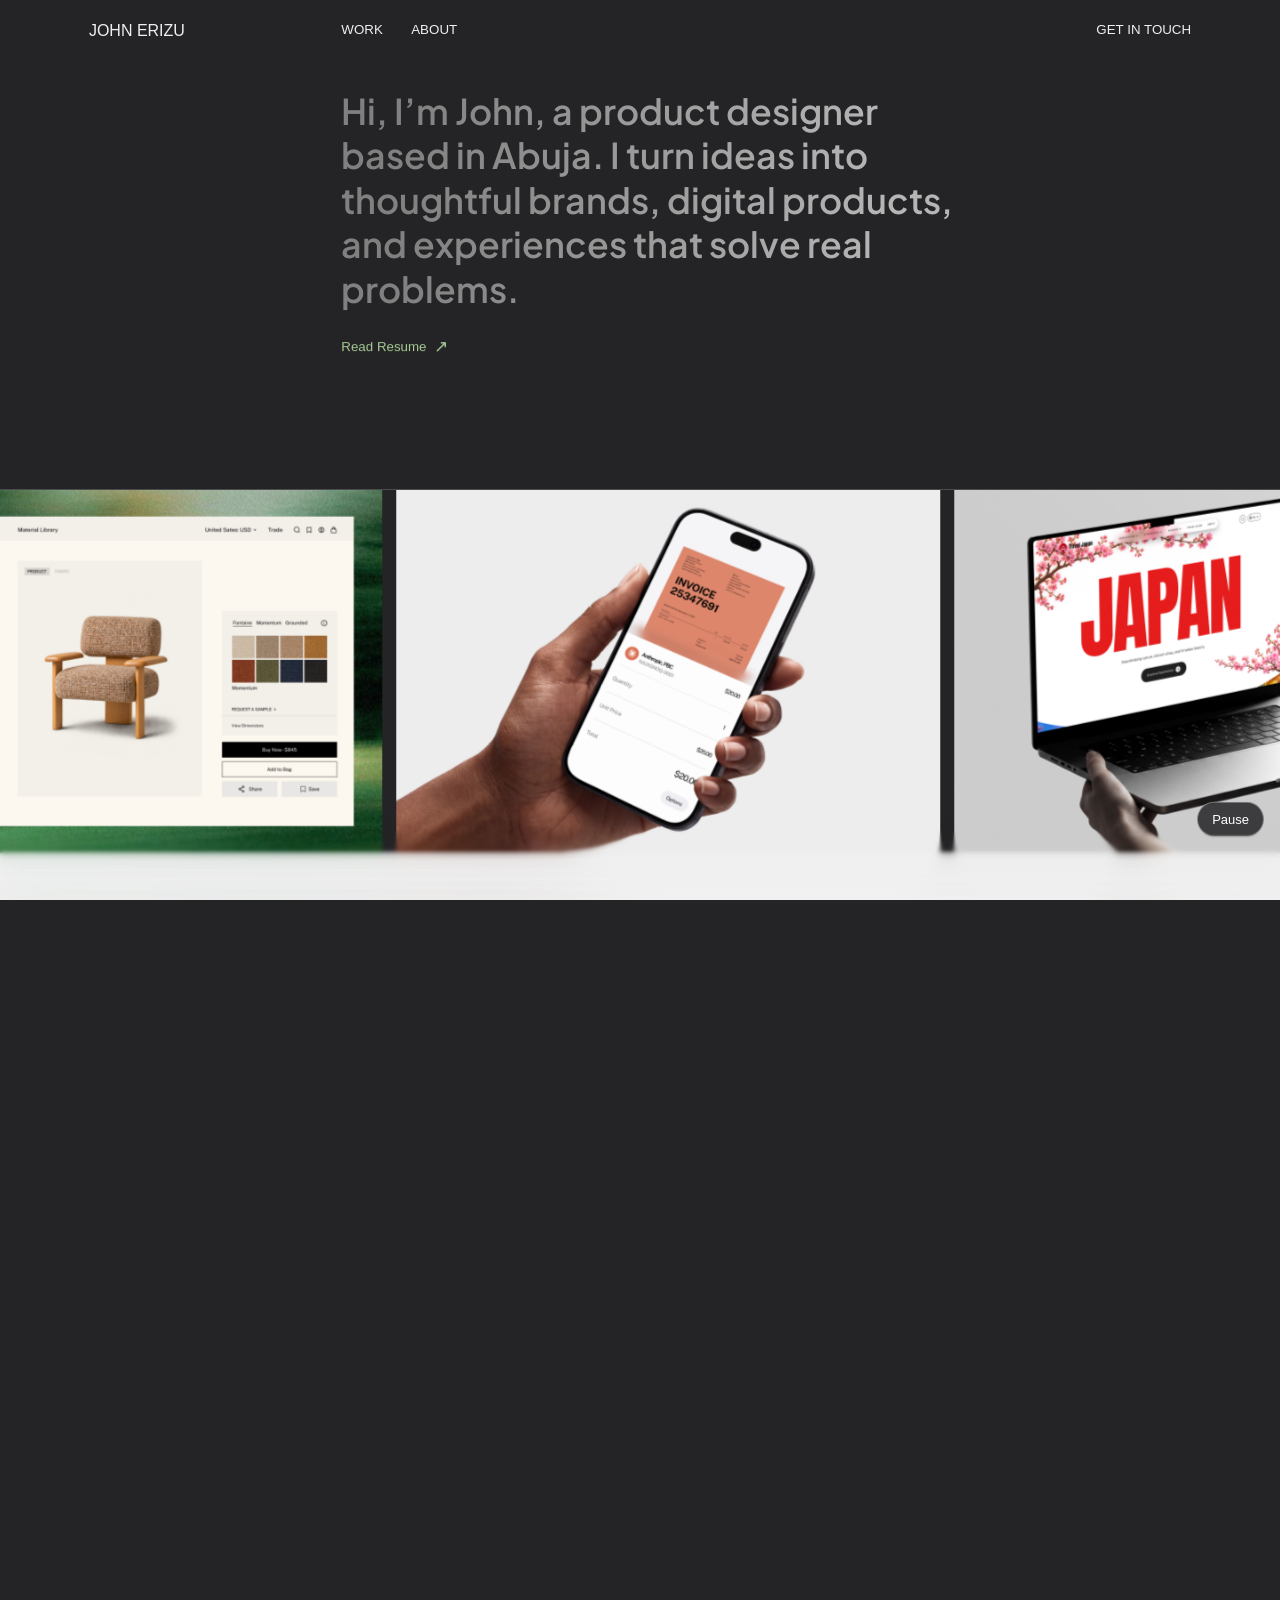
<file: index.html>
<!DOCTYPE html>
<html lang="en" class="dark">

<head>
  <meta charset="UTF-8">
  <meta name="viewport" content="width=device-width, initial-scale=1.0">
  <meta name="color-scheme" content="dark">
  <title>John Erizu — Product Designer</title>
  <!-- Content Security Policy to protect against XSS and malicious scripts -->
  <meta http-equiv="Content-Security-Policy" content="default-src 'self'; script-src 'self' 'unsafe-inline' https://app.cal.com; style-src 'self' 'unsafe-inline' https://fonts.googleapis.com; font-src 'self' https://fonts.gstatic.com; frame-src 'self' https://app.cal.com; img-src 'self' data: https:; connect-src 'self' https://app.cal.com;">
  <meta name="description"
    content="Portfolio of John Erizu, a digital product designer crafting elevated experiences for modern businesses.">

  <!-- Open Graph / social share preview -->
  <meta property="og:type" content="website">
  <meta property="og:site_name" content="John Erizu — Product Designer">
  <meta property="og:url" content="https://johnerizu.vercel.app/">
  <meta property="og:title" content="John Erizu — Product Designer">
  <meta property="og:description"
    content="Portfolio of John Erizu, a digital product designer crafting elevated experiences for modern businesses.">
  <meta property="og:image" content="https://johnerizu.vercel.app/artifacts/hero/Frame%202147224283.png">
  <meta property="og:image:width" content="2448">
  <meta property="og:image:height" content="1632">
  <meta property="og:image:alt" content="A furniture storefront featured in John Erizu's design portfolio">

  <!-- Twitter Card -->
  <meta name="twitter:card" content="summary_large_image">
  <meta name="twitter:title" content="John Erizu — Product Designer">
  <meta name="twitter:description"
    content="Portfolio of John Erizu, a digital product designer crafting elevated experiences for modern businesses.">
  <meta name="twitter:image" content="https://johnerizu.vercel.app/artifacts/hero/Frame%202147224283.png">

  <link rel="icon" type="image/png" sizes="480x480" href="artifacts/Images/Frame%202147224294.png">
  <link rel="preconnect" href="https://fonts.googleapis.com">
  <link rel="preconnect" href="https://fonts.gstatic.com" crossorigin>
  <link href="https://fonts.googleapis.com/css2?family=IBM+Plex+Mono:wght@400;500;600;700&family=Plus+Jakarta+Sans:ital,wght@0,200..800;1,200..800&family=Six+Caps&display=swap" rel="stylesheet">
  <link rel="stylesheet" href="styles.css?v=review-1">
  <link rel="stylesheet" href="hero.css?v=layout-polish-9">
  <link rel="stylesheet" href="projects.css?v=project-labels-3">
  <link rel="stylesheet" href="experience.css?v=history-4">
  <link rel="stylesheet" href="about.css?v=review-1">
  <link rel="stylesheet" href="footer.css?v=sketch-motion-4">
</head>

<body>

  <!-- Navigation -->
  <nav id="navbar" aria-label="Main Navigation">
    <div class="container nav-inner">
      <a href="#home" class="nav-brand">
        JOHN ERIZU
      </a>
      <div class="nav-center">
        <a href="#projects">Work</a>
        <a href="#about">About</a>
      </div>
      <div class="nav-right">
        <button class="nav-cta" data-modal-trigger="contact-modal">Get in touch</button>
      </div>
      <div class="nav-mobile-actions">
        <button class="nav-toggle" id="nav-toggle" aria-label="Toggle navigation" aria-expanded="false">
          <span></span>
          <span></span>
          <span></span>
        </button>
      </div>
    </div>
    <!-- Mobile menu -->
    <div class="nav-mobile" id="nav-mobile">
      <a href="#projects">Work</a>
      <a href="#about">About</a>
      <button class="mobile-contact-btn" data-modal-trigger="contact-modal">Contact</button>
    </div>
  </nav>

  <!-- Smooth-scrolled page content. Fixed UI (nav, dock, overlays) lives outside this wrapper. -->
  <div id="smooth-wrapper">
  <div id="smooth-content">

  <!-- Hero Section -->
  <header class="hero" id="home">
    <div class="hero-spotlight" aria-hidden="true"></div>
    <div class="container">
      <div class="hero-content animate-on-scroll">
        <h1>Hi, <span class="hero-name">I’m John</span>, a product designer based in Abuja. I turn ideas into thoughtful brands, digital products, and experiences that solve real problems.</h1>
        <img class="hero-name-portrait" src="artifacts/Images/Frame%202147224289.png" alt="" aria-hidden="true" width="300" height="373">
        <div class="hero-cta-wrapper">
          <a href="https://instantfind.me/johnerizu" target="_blank" rel="noopener noreferrer" class="hero-resume-link">Read Resume <span aria-hidden="true">↗</span></a>
        </div>
      </div>
    </div>
  </header>

  <!-- Featured work preview -->
  <section class="shots-marquee-section" aria-label="Selected design work">
    <div class="hero-work-preview">
      <div class="hero-marquee-track">
        <div class="hero-marquee-group">
          <img src="artifacts/hero/Frame%202147224283.png" alt="AkaDō furniture shop and lounge chair product page" width="2448" height="1632" decoding="async">
          <img src="artifacts/hero/Frame%202147224260.png" alt="Mobile invoice design displayed on a phone" width="2448" height="1632" decoding="async">
          <img src="artifacts/hero/Frame%202147224261.png" alt="Japan travel website displayed on a laptop" width="2448" height="1632" decoding="async">
          <img src="artifacts/hero/Frame%202147224263.png" alt="Mobile analytics dashboard with colorful charts" width="2448" height="1632" decoding="async">
          <img src="artifacts/hero/Frame%202147224264.png" alt="Outdoor furniture and garden collection website" width="2448" height="1632" decoding="async">
        </div>
        <div class="hero-marquee-group" aria-hidden="true" inert>
          <img src="artifacts/hero/Frame%202147224283.png" alt="AkaDō furniture shop and lounge chair product page" width="2448" height="1632" decoding="async">
          <img src="artifacts/hero/Frame%202147224260.png" alt="Mobile invoice design displayed on a phone" width="2448" height="1632" decoding="async">
          <img src="artifacts/hero/Frame%202147224261.png" alt="Japan travel website displayed on a laptop" width="2448" height="1632" decoding="async">
          <img src="artifacts/hero/Frame%202147224263.png" alt="Mobile analytics dashboard with colorful charts" width="2448" height="1632" decoding="async">
          <img src="artifacts/hero/Frame%202147224264.png" alt="Outdoor furniture and garden collection website" width="2448" height="1632" decoding="async">
        </div>
      </div>
    </div>
    <button class="hero-marquee-toggle" type="button" aria-label="Pause image scrolling" hidden>Pause</button>
  </section>

  <!-- Projects Grid Section -->
  <section id="projects" aria-labelledby="projects-title">
    <div class="container-narrow">
      <h2 id="projects-title" class="section-title animate-on-scroll">Selected Projects</h2>
      <div class="projects-grid">
        <a href="work/kobo-kounta/" class="project-card animate-on-scroll" data-case-study="kobo-kounta" aria-label="Read the Kobo Kounta case study">
          <div class="project-img-wrap">
            <img src="artifacts/Kobo%20Kounta/brand-launch.jpg" alt="Kobo Kounta app displayed on a phone" class="project-img" width="1600" height="1067" loading="lazy" decoding="async">
          </div>
          <div class="project-label">
            <span class="project-category">Product &amp; UX Design</span>
            <h3>Kobo Kounta</h3>
          </div>
        </a>
        <a href="work/maildrip/" class="project-card animate-on-scroll" data-case-study="maildrip-redesign" aria-label="Read the MailDrip Opt-In Forms case study">
          <div class="project-img-wrap">
            <img src="artifacts/opt-in-case-study/cover-image.png" alt="MailDrip opt-in form builder interface" class="project-img" width="4320" height="3284" loading="lazy" decoding="async">
          </div>
          <div class="project-label">
            <span class="project-category">UX/UI Design</span>
            <h3>MailDrip Opt-In Forms</h3>
          </div>
        </a>
      </div>
    </div>
  </section>

  <!-- Experience / Work History Section -->
  <section id="experience" class="experience-section" aria-labelledby="experience-title">
    <div class="container-narrow animate-on-scroll">
      <div class="experience-header">
        <h2 id="experience-title">Work History</h2>
      </div>
      <ul class="experience-list">
        <li class="experience-item">
          <span class="experience-company">Pypapi Technologies Limited</span>
          <span class="experience-role">UI/UX Designer&nbsp; - Contract</span>
          <span class="experience-time">Feb 2024 – Present</span>
        </li>
        <li class="experience-item">
          <span class="experience-company">Charisol</span>
          <span class="experience-role">Product Designer&nbsp; - Full-time</span>
          <span class="experience-time">Jan 2026 – Oct 2026</span>
        </li>
        <li class="experience-item">
          <span class="experience-company">Pendulum</span>
          <span class="experience-role">Product Designer&nbsp; - Full-time</span>
          <span class="experience-time">May 2023 – Dec 2025</span>
        </li>
      </ul>
    </div>
  </section>

  <!-- About Me Section -->
  <section id="about" class="about-editorial" aria-labelledby="about-heading">
    <div class="about-layout">
      <h2 id="about-heading">JOHN ERIZU</h2>
      <div class="about-body">
        <div class="about-portrait-wrap">
          <svg class="about-text-ring" viewBox="0 0 160 160" aria-hidden="true" focusable="false">
            <defs><path id="about-ring-path" d="M80 10a70 70 0 1 1 0 140a70 70 0 1 1 0-140"/></defs>
            <text textLength="439.82" lengthAdjust="spacing"><textPath href="#about-ring-path">PRODUCT DESIGNER ✳ PRODUCT DESIGNER ✳ PRODUCT DESIGNER ✳ </textPath></text>
          </svg>
          <div class="about-portrait-stage">
            <img class="about-portrait" src="artifacts/Images/Frame%202147224292.png" alt="Black-and-white portrait of John Erizu" width="1412" height="1948" loading="lazy" decoding="async">
          </div>
        </div>
        <div class="about-copy">
          <p>Hi, I'm John, a product designer based in Abuja, Nigeria. For over four years, I've been turning ideas into digital products, figuring out what people need, how things should work, and how to make them easier to use.</p>
          <p>I enjoy the messy part of building products. Asking questions, challenging assumptions, exploring ideas, and finding practical solutions to problems worth solving.</p>
          <p>My work doesn't stop in Figma. I use AI tools to experiment, write code, and bring my designs to life. It's changed how I work, giving me the freedom to test ideas, build functional prototypes, and turn concepts into working products.</p>
          <p>I like being involved from the first idea to the final product. For me, it's not just about making things look good, but understanding what we're building, why it matters, and making sure it actually works.</p>
        </div>
      </div>
    </div>
  </section>

  <!-- Footer Section -->
  <footer id="contact" class="footer-section sketch-footer" aria-label="Contact John Erizu">
    <div class="sketch-footer-top">
      <button type="button" class="sketch-footer-cta" data-modal-trigger="contact-modal">Have a project in mind?</button>
      <nav class="sketch-footer-links" aria-label="Footer social links">
        <a href="https://x.com/_JonXVI" target="_blank" rel="noopener noreferrer">X (twitter)</a>
        <a href="https://www.linkedin.com/in/john-erizu/" target="_blank" rel="noopener noreferrer">LinkedIn</a>
      </nav>
      <span class="sketch-footer-copyright">© 2026 jonxvi
      </span>
    </div>
    <span class="footer-accessible-name">JOHN ERIZU</span>
    <!-- Artwork adapted from the supplied Doodle Crew component; outlined name stays consistent across devices. -->
    <svg class="footer-illustration" viewBox="0 0 1440 438" aria-hidden="true" focusable="false" xmlns="http://www.w3.org/2000/svg"><defs>
<pattern id="footer-hatch" width="4.6" height="4.6" patternUnits="userSpaceOnUse" patternTransform="rotate(38)"><path d="M0 0V4.6" stroke="#f5f5f3" stroke-width="1.25"/></pattern>
<filter id="footer-sketch" x="-5%" y="-5%" width="110%" height="110%"><feTurbulence type="fractalNoise" baseFrequency=".035" numOctaves="2" seed="3" result="noise"/><feDisplacementMap in="SourceGraphic" in2="noise" scale="1.5" xChannelSelector="R" yChannelSelector="G"/></filter>
<filter id="footer-ink" x="-4%" y="-6%" width="108%" height="112%">
<feTurbulence type="fractalNoise" baseFrequency=".045" numOctaves="3" seed="11" result="edge"/>
<feDisplacementMap in="SourceGraphic" in2="edge" scale="5" xChannelSelector="R" yChannelSelector="G" result="rough"/>
<feTurbulence type="fractalNoise" baseFrequency=".018 .32" numOctaves="2" seed="4" result="streak"/>
<feColorMatrix in="streak" type="matrix" values="0 0 0 0 0  0 0 0 0 0  0 0 0 0 0  0 0 0 -16 5.6" result="streakA"/>
<feTurbulence type="fractalNoise" baseFrequency=".7" numOctaves="1" seed="9" result="speck"/>
<feColorMatrix in="speck" type="matrix" values="0 0 0 0 0  0 0 0 0 0  0 0 0 0 0  0 0 0 -24 7.0" result="speckA"/>
<feComposite in="streakA" in2="speckA" operator="arithmetic" k1="0" k2="1" k3="1" k4="0" result="holes"/>
<feComposite in="rough" in2="holes" operator="out"/>
</filter></defs><g class="footer-scene"><g transform="translate(1125 318) scale(1.48 1.48)"><g class="footer-crew-art" data-crew="ghost"><path d="M-23 -14 L-23 -40 C-23 -59 -12 -67 0 -67 C12 -67 23 -59 23 -40 L23 -14 C12 -10 -12 -10 -23 -14 Z" />
        <path d="M13 -61 C21 -54 23 -46 23 -36 L23 -15 L15 -13 L15 -36 C15 -46 15 -54 13 -61 Z" fill="url(#footer-hatch)" stroke="none" />
        <path class="n thin" d="M-16 -56 C-12 -61 -6 -63 -2 -63" />
        <path class="k" d="M-5 -33 C-3 -27 4 -27 6 -33 Z" />
        <path class="n thin" d="M-17 -35 l3 -2 M-14 -34 l3 -2 M14 -35 l3 -2 M17 -34 l3 -2" /><circle cx="-8" cy="-44" r="6.5"/><g class="footer-pupil"><circle class="k" cx="-8" cy="-44" r="3.2"/><circle class="dcf-glint" cx="-6.88" cy="-45.28" r="1.024"/></g><circle cx="9" cy="-44" r="6.5"/><g class="footer-pupil"><circle class="k" cx="9" cy="-44" r="3.2"/><circle class="dcf-glint" cx="10.12" cy="-45.28" r="1.024"/></g></g></g><g class="footer-wordmark" fill="#f5f5f3" transform="translate(100 276)"><g filter="url(#footer-ink)"><g transform="scale(0.707105 1.091130)"><g class="footer-letter" data-letter="J"><g class="footer-glyph"><path d="M92.041 3.174 L149.678 3.174 L149.678 104.288 C149.678 125.517 147.795 141.671 144.028 152.751 C140.262 163.831 132.687 173.22 121.304 180.916 C109.92 188.613 95.342 192.461 77.568 192.461 C58.779 192.461 44.222 189.922 33.896 184.844 C23.571 179.766 15.594 172.339 9.966 162.564 C4.338 152.788 1.016 140.706 -0 126.318 L54.971 118.828 C55.055 127.038 55.775 133.132 57.129 137.109 C58.483 141.087 60.768 144.303 63.984 146.758 C66.185 148.366 69.316 149.17 73.379 149.17 C79.811 149.17 84.53 146.781 87.534 142.003 C90.539 137.225 92.041 129.171 92.041 117.84 Z "/></g></g><g class="footer-letter" data-letter="O"><g class="footer-glyph"><path d="M180.781 96.357 C180.781 65.973 189.245 42.318 206.172 25.391 C223.099 8.464 246.67 -0 276.885 -0 C307.861 -0 331.729 8.315 348.486 24.946 C365.244 41.577 373.623 64.873 373.623 94.834 C373.623 116.585 369.963 134.422 362.642 148.345 C355.321 162.267 344.741 173.101 330.903 180.845 C317.065 188.589 299.821 192.461 279.17 192.461 C258.18 192.461 240.809 189.118 227.056 182.432 C213.302 175.745 202.152 165.166 193.604 150.693 C185.055 136.221 180.781 118.109 180.781 96.357 Z M238.291 96.611 C238.291 115.4 241.782 128.9 248.765 137.109 C255.747 145.319 265.247 149.424 277.266 149.424 C289.622 149.424 299.186 145.404 305.957 137.363 C312.728 129.323 316.113 114.893 316.113 94.072 C316.113 76.553 312.58 63.752 305.513 55.669 C298.446 47.586 288.861 43.545 276.758 43.545 C265.163 43.545 255.853 47.65 248.828 55.859 C241.803 64.069 238.291 77.653 238.291 96.611 Z "/></g></g><g class="footer-letter" data-letter="H"><g class="footer-glyph"><path d="M404.854 3.174 L462.363 3.174 L462.363 68.301 L525.205 68.301 L525.205 3.174 L582.969 3.174 L582.969 189.287 L525.205 189.287 L525.205 114.004 L462.363 114.004 L462.363 189.287 L404.854 189.287 Z "/></g></g><g class="footer-letter" data-letter="N"><g class="footer-glyph"><path d="M621.563 3.174 L675.264 3.174 L745.342 106.141 L745.342 3.174 L799.551 3.174 L799.551 189.287 L745.342 189.287 L675.645 87.098 L675.645 189.287 L621.563 189.287 Z "/></g></g><g class="footer-letter" data-letter="E"><g class="footer-glyph"><path d="M924.346 3.174 L1078.467 3.174 L1078.467 42.91 L981.982 42.91 L981.982 72.49 L1071.484 72.49 L1071.484 110.449 L981.982 110.449 L981.982 147.139 L1081.26 147.139 L1081.26 189.287 L924.346 189.287 Z "/></g></g><g class="footer-letter" data-letter="R"><g class="footer-glyph"><path d="M1112.998 189.287 L1112.998 3.174 L1208.848 3.174 C1226.621 3.174 1240.205 4.697 1249.6 7.744 C1258.994 10.791 1266.569 16.44 1272.324 24.692 C1278.079 32.944 1280.957 42.995 1280.957 54.844 C1280.957 65.169 1278.755 74.077 1274.351 81.567 C1269.948 89.058 1263.893 95.13 1256.187 99.785 C1251.276 102.747 1244.543 105.202 1235.99 107.148 C1242.84 109.436 1247.83 111.723 1250.96 114.01 C1253.075 115.535 1256.141 118.796 1260.158 123.794 C1264.176 128.792 1266.861 132.647 1268.214 135.358 L1296.064 189.287 L1231.082 189.287 L1200.342 132.412 C1196.448 125.049 1192.978 120.267 1189.932 118.066 C1185.784 115.189 1181.087 113.75 1175.84 113.75 L1170.762 113.75 L1170.762 189.287 Z M1170.762 78.584 L1195.01 78.584 C1197.633 78.584 1202.712 77.738 1210.244 76.045 C1214.053 75.283 1217.163 73.337 1219.575 70.205 C1221.987 67.074 1223.193 63.477 1223.193 59.414 C1223.193 53.405 1221.289 48.792 1217.48 45.576 C1213.672 42.36 1206.52 40.752 1196.025 40.752 L1170.762 40.752 Z "/></g></g><g class="footer-letter" data-letter="I"><g class="footer-glyph"><path d="M1316.758 3.174 L1374.395 3.174 L1374.395 189.287 L1316.758 189.287 Z "/></g></g><g class="footer-letter" data-letter="Z"><g class="footer-glyph"><path d="M1410.957 3.174 L1573.711 3.174 L1573.711 40.371 L1469.236 149.297 L1577.52 149.297 L1577.52 189.287 L1400.928 189.287 L1400.928 150.693 L1504.309 42.91 L1410.957 42.91 Z "/></g></g><g class="footer-letter" data-letter="U"><g class="footer-glyph"><path d="M1724.531 3.174 L1781.914 3.174 L1781.914 114.058 C1781.914 125.052 1780.2 135.434 1776.772 145.203 C1773.345 154.971 1767.97 163.514 1760.649 170.83 C1753.328 178.147 1745.648 183.285 1737.607 186.244 C1726.436 190.389 1713.021 192.461 1697.363 192.461 C1688.307 192.461 1678.426 191.827 1667.72 190.558 C1657.013 189.289 1648.063 186.773 1640.869 183.009 C1633.675 179.245 1627.095 173.896 1621.128 166.96 C1615.161 160.025 1611.077 152.878 1608.877 145.52 C1605.322 133.679 1603.545 123.192 1603.545 114.058 L1603.545 3.174 L1660.928 3.174 L1660.928 116.698 C1660.928 126.846 1663.742 134.774 1669.37 140.482 C1674.998 146.189 1682.806 149.043 1692.793 149.043 C1702.695 149.043 1710.461 146.231 1716.089 140.608 C1721.717 134.984 1724.531 127.014 1724.531 116.698 Z"/></g></g></g></g></g><g class="footer-characters"><g transform="translate(1125 318) scale(1.48 1.48)"><g class="footer-crew-art" data-crew="ghost"><path d="M-25 -32 C-27 -38 -21 -42 -17 -38 C-15 -42 -10 -41 -10 -36 L-11 -30 C-15 -28 -22 -28 -25 -32 Z" />
        <path d="M25 -32 C27 -38 21 -42 17 -38 C15 -42 10 -41 10 -36 L11 -30 C15 -28 22 -28 25 -32 Z" /></g></g><g transform="translate(145 450) scale(1.13 1.13)"><g class="footer-crew-art" data-crew="yeti"><ellipse class="dcf-shadow" cx="0" cy="2" rx="54" ry="5" />
        <path d="M-40 -92 C-62 -92 -70 -76 -68 -56 L-66 -30 C-64 -18 -54 -16 -44 -20 Z" />
        <path d="M-40 -92 C-62 -92 -70 -76 -68 -56 L-66 -30 C-64 -18 -54 -16 -44 -20 Z" fill="url(#footer-hatch)" stroke="none" />
        <path class="n" d="M-67 -64 C-58 -59 -50 -59 -43 -64" />
        <path d="M-30 -104 C-40 -112 -44 -124 -40 -138 C-32 -129 -22 -122 -13 -114 Z" />
        <path d="M18 -114 C26 -124 36 -130 47 -133 C45 -120 41 -110 32 -101 Z" />
        <path class="n" d="M-38 -124 L-28 -119 M39 -125 L33 -116" />
        <path d="M-44 -2 C-54 -28 -54 -66 -42 -90 C-32 -110 -14 -118 2 -118 C22 -118 40 -108 48 -88 C58 -64 58 -28 48 -2 C30 4 -26 4 -44 -2 Z" />
        <path d="M40 -96 C54 -66 54 -30 46 -4 C40 -2 34 -1 30 0 C40 -30 42 -64 33 -101 Z" fill="url(#footer-hatch)" stroke="none" />
        <path class="n" d="M-7 -117 C-5 -126 1 -128 3 -120 C5 -127 11 -126 11 -116" />
        <path class="n thin" d="M-14 -24 l-3 4 M8 -40 l3 4 M14 -46 l3 3 M20 -30 l3 3" />
        <path class="n" d="M-48 -62 C-22 -50 10 -32 49 -26 M-50 -52 C-24 -40 8 -22 49 -16" />
        <rect x="-12" y="-46" width="15" height="13" rx="2.5" transform="rotate(26 -4.5 -39.5)" />
        <path d="M-46 -60 C-62 -50 -63 -29 -51 -19 C-45 -15 -38 -19 -40 -28 C-43 -36 -40 -46 -36 -52" />
        <path d="M46 -58 C61 -46 61 -26 51 -18 C45 -14 38 -18 40 -26 C43 -34 41 -44 37 -50" />
        <path d="M-37 -2 C-41 -14 -23 -19 -16 -7 C-14 0 -26 4 -37 -2 Z" />
        <path d="M37 -2 C41 -14 23 -19 16 -7 C14 0 26 4 37 -2 Z" />
        <path class="n thin" d="M-30 -4 l1 -4 M-24 -3 l1 -4 M30 -4 l-1 -4 M24 -3 l-1 -4" />
        <path class="n" d="M-23 -98 L-9 -96 M6 -98 L20 -100" />
        <path class="n" d="M-12 -70 C-6 -64 6 -64 12 -71" />
        <path d="M3 -66.5 L5.5 -60 L8 -67.5 Z" /><circle cx="-15" cy="-86" r="8"/><g class="footer-pupil"><circle class="k" cx="-15" cy="-86" r="3.6"/><circle class="dcf-glint" cx="-13.74" cy="-87.44" r="1.1520000000000001"/></g><circle cx="13" cy="-88" r="8"/><g class="footer-pupil"><circle class="k" cx="13" cy="-88" r="3.6"/><circle class="dcf-glint" cx="14.26" cy="-89.44" r="1.1520000000000001"/></g></g></g><g transform="translate(375 276) scale(1.5 1.5)"><g class="footer-crew-art" data-crew="bird"><path class="n" d="M-5 0 L-5 -7 M-9 0 L-1 0 M5 0 L5 -7 M1 0 L9 0" />
        <path d="M-17 -16 C-26 -18 -31 -14 -33 -9 C-26 -10 -20 -8 -15 -10 Z" />
        <path d="M-18 -14 C-20 -30 -10 -40 2 -40 C16 -40 22 -28 20 -16 C18 -6 8 -4 0 -4 C-10 -4 -17 -8 -18 -14 Z" />
        <path d="M-11 -25 C-3 -26 1 -18 -3 -13 C-9 -12 -15 -17 -11 -25 Z" fill="url(#footer-hatch)" />
        <path class="o" d="M19 -30 L29 -27 L19 -23 Z" />
        <path class="a" d="M-3 -38 L4 -59 L12 -37 Z" />
        <path class="n thin" d="M-1 -44 L10 -46 M1 -51 L8 -52" />
        <circle cx="4" cy="-60" r="2.8" /><circle cx="3" cy="-30" r="4.6"/><g class="footer-pupil"><circle class="k" cx="3" cy="-30" r="2.3"/><circle class="dcf-glint" cx="3.8049999999999997" cy="-30.92" r="0.736"/></g><circle cx="12" cy="-31" r="4.6"/><g class="footer-pupil"><circle class="k" cx="12" cy="-31" r="2.3"/><circle class="dcf-glint" cx="12.805" cy="-31.92" r="0.736"/></g></g></g><g transform="translate(845 278) scale(1.48 1.48)"><g class="footer-crew-art" data-crew="kid"><path d="M-15 -6 L-3 -6 C-3 8 -5 20 -6 30 L-15 30 C-15 18 -16 6 -15 -6 Z" />
        <path d="M3 -6 L15 -6 C17 6 19 16 22 27 L12 30 C10 18 6 6 3 -6 Z" />
        <path d="M3 -6 L15 -6 C17 6 19 16 22 27 L12 30 C10 18 6 6 3 -6 Z" fill="url(#footer-hatch)" stroke="none" />
        <path class="k" d="M-17 30 C-20 34 -20 40 -14 41 L-2 41 C2 40 0 34 -5 30 Z" />
        <path class="k" d="M11 29 C8 34 10 40 16 40 L26 38 C29 36 27 30 22 27 Z" />
        <path d="M-20 -4 C-22 -20 -18 -38 -10 -44 L10 -44 C18 -38 22 -20 20 -4 Z" />
        <path class="n thick" d="M-19.5 -14 L19.5 -14 M-18.5 -26 L18.5 -26 M-14 -36 L14 -36" />
        <path class="n" d="M-18 -36 C-28 -28 -30 -14 -26 -5" />
        <circle cx="-26" cy="-3" r="4" />
        <path class="n" d="M18 -36 C27 -30 30 -18 28 -7" />
        <circle cx="28" cy="-4" r="4" />
        <circle cx="-17" cy="-58" r="4" />
        <circle cx="17" cy="-58" r="4" />
        <circle cx="0" cy="-60" r="17" />
        <path class="n thin" d="M-11 -52 l2 -2 M-8 -52 l2 -2 M8 -52 l2 -2 M11 -52 l2 -2" />
        <path class="n" d="M-5 -50 C-2 -47 2 -47 5 -50" />
        <path d="M-15 -70 C-14 -87 14 -87 15 -70 Z" />
        <path d="M-27 -68 C-16 -75 16 -75 27 -68 C18 -63 -18 -63 -27 -68 Z" />
        <path class="n thick" d="M-14.5 -74 C-6 -77 6 -77 14.5 -74" /><g class="footer-pupil"><circle class="k" cx="-6" cy="-58" r="2.5"/><circle class="dcf-glint" cx="-5.125" cy="-59.0" r="0.8"/></g><g class="footer-pupil"><circle class="k" cx="6.5" cy="-58" r="2.5"/><circle class="dcf-glint" cx="7.375" cy="-59.0" r="0.8"/></g></g></g><g transform="translate(1350 443) scale(-1.15 1.15)"><g class="footer-crew-art" data-crew="cat"><ellipse class="dcf-shadow" cx="4" cy="2" rx="32" ry="4" />
        <g class="dcf-tail">
          <path d="M18 -4 C42 -4 52 -24 46 -44 C44 -51 36 -53 34 -46 C40 -30 34 -16 16 -14 Z" />
          <path class="n thin" d="M40 -16 l5 4 M45 -30 l6 1 M43 -42 l6 -3" />
        </g>
        <path d="M-22 0 C-28 -18 -24 -42 -14 -52 L14 -52 C24 -42 28 -18 22 0 C10 3 -10 3 -22 0 Z" />
        <path d="M14 -46 C24 -36 26 -16 22 0 C18 1 14 2 12 2 C16 -14 16 -32 10 -46 Z" fill="url(#footer-hatch)" stroke="none" />
        <path class="n" d="M-8 -30 L-9 -1 M8 -30 L9 -1" />
        <path d="M-16 1 C-16 -5 -3 -5 -3 1 Z M3 1 C3 -5 16 -5 16 1 Z" />
        <path class="a" d="M-18 -55 C-6 -49 6 -49 18 -55 L17 -46 C6 -40 -6 -40 -17 -46 Z" />
        <path class="a" d="M9 -45 L18 -32 L6 -37 Z" />
        <path d="M-22 -86 L-25 -107 L-7 -96 Z" />
        <path d="M8 -96 L23 -108 L22 -86 Z" />
        <path class="n thin" d="M-20 -92 L-21 -101 M18 -101 L18 -92" />
        <path d="M-26 -70 C-28 -88 -16 -98 0 -98 C16 -98 28 -88 26 -70 C24 -56 12 -50 0 -50 C-12 -50 -24 -56 -26 -70 Z" />
        <path class="n thin" d="M-4 -97 L-3 -90 M3 -97 L3 -91" />
        <path class="n" d="M-26 -80 C-14 -83 4 -87 25 -93" />
        <ellipse class="k" cx="-10" cy="-76" rx="7.5" ry="6.5" />
        <path class="k" d="M-2.5 -68 L2.5 -68 L0 -64.5 Z" />
        <path class="n" d="M0 -64.5 C-1 -60.5 -5 -60.5 -6 -62.5 M0 -64.5 C1 -60.5 5 -60.5 6 -62.5" />
        <path class="n thin" d="M-15 -66 L-29 -68 M-15 -63 L-28 -59 M15 -66 L29 -68 M15 -63 L28 -59" /><circle cx="10" cy="-76" r="6"/><g class="footer-pupil"><circle class="k" cx="10" cy="-76" r="2.8"/><circle class="dcf-glint" cx="10.98" cy="-77.12" r="0.8959999999999999"/></g></g></g><g transform="translate(515 446) scale(1.2 1.2)"><g class="footer-crew-art" data-crew="mushroom"><ellipse class="dcf-shadow" cx="0" cy="2" rx="18" ry="3" />
        <path class="n" d="M-10 -15 L-17 -9 M10 -15 L17 -11" />
        <path d="M-10 0 C-12 -10 -10 -22 -8 -28 L8 -28 C10 -22 12 -10 10 0 C4 2 -4 2 -10 0 Z" />
        <path d="M5 -27 C9 -20 11 -10 10 0 C8 1 6 1.5 4 1.5 C6 -8 6 -18 2 -27 Z" fill="url(#footer-hatch)" stroke="none" />
        <path class="r" d="M-25 -28 C-27 -45 -12 -55 0 -55 C12 -55 27 -45 25 -28 C14 -23 -14 -23 -25 -28 Z" />
        <circle cx="-12" cy="-40" r="4.2" />
        <circle cx="6" cy="-46" r="3.4" />
        <circle cx="15" cy="-34" r="3" />
        <circle cx="-2" cy="-33" r="2.4" />
        <path class="n" d="M-2 -10 C-1 -8 1 -8 2 -10" /><g class="footer-pupil"><circle class="k" cx="-4.5" cy="-16" r="1.9"/><circle class="dcf-glint" cx="-3.835" cy="-16.76" r="0.608"/></g><g class="footer-pupil"><circle class="k" cx="4.5" cy="-16" r="1.9"/><circle class="dcf-glint" cx="5.165" cy="-16.76" r="0.608"/></g></g></g></g><g class="footer-doodles" stroke="#f5f5f3" stroke-width="2" stroke-linecap="round" stroke-linejoin="round" filter="url(#footer-sketch)"><g transform="translate(615 128) rotate(4) scale(1.25)"><path fill="#ffd23f" d="M0 -13 L3.6 -4.4 L13 -4 L5.8 2.2 L8.2 12 L0 6.6 L-8.2 12 L-5.8 2.2 L-13 -4 L-3.6 -4.4 Z" /></g><g transform="translate(52 182) rotate(-12) scale(1.1)"><path fill="#8fdcff" d="M0 -13 C1 -4 4 -1 13 0 C4 1 1 4 0 13 C-1 4 -4 1 -13 0 C-4 -1 -1 -4 0 -13 Z" /></g><g transform="translate(165 237) rotate(25) scale(1.2)"><path fill="#ff7a1a" d="M0 14 C-9 14 -12 6 -10 0 C-8 -5 -4 -6 -4 -12 C1 -9 3 -5 2 -1 C4 -3 5 -6 5 -8 C10 -3 11 4 8 9 C6 12 3 14 0 14 Z" />
          <path fill="#ffd23f" d="M0 11.5 C-4 11.5 -6 8 -5 5 C-4 2 -1 1 -1 -3 C2 -1 4 3 3 6 C4 5 5 4 5 3 C7 6 5 11.5 0 11.5 Z" /></g><g transform="translate(1365 328) rotate(-35) scale(1)"><path fill="#ff7a1a" d="M0 14 C-9 14 -12 6 -10 0 C-8 -5 -4 -6 -4 -12 C1 -9 3 -5 2 -1 C4 -3 5 -6 5 -8 C10 -3 11 4 8 9 C6 12 3 14 0 14 Z" />
          <path fill="#ffd23f" d="M0 11.5 C-4 11.5 -6 8 -5 5 C-4 2 -1 1 -1 -3 C2 -1 4 3 3 6 C4 5 5 4 5 3 C7 6 5 11.5 0 11.5 Z" /></g></g></g></svg>
  </footer>

  </div><!-- /#smooth-content -->
  </div><!-- /#smooth-wrapper -->

  <!-- Progressive Blur Overlay (Fixed Bottom) -->
  <div class="progressive-blur" aria-hidden="true">
    <div class="blur-layer" style="backdrop-filter: blur(0.5px); -webkit-backdrop-filter: blur(0.5px); mask-image: linear-gradient(to bottom, transparent 0%, black 12.5%); -webkit-mask-image: linear-gradient(to bottom, transparent 0%, black 12.5%);"></div>
    <div class="blur-layer" style="backdrop-filter: blur(1px); -webkit-backdrop-filter: blur(1px); mask-image: linear-gradient(to bottom, transparent 12.5%, black 25%); -webkit-mask-image: linear-gradient(to bottom, transparent 12.5%, black 25%);"></div>
    <div class="blur-layer" style="backdrop-filter: blur(2px); -webkit-backdrop-filter: blur(2px); mask-image: linear-gradient(to bottom, transparent 25%, black 37.5%); -webkit-mask-image: linear-gradient(to bottom, transparent 25%, black 37.5%);"></div>
    <div class="blur-layer" style="backdrop-filter: blur(4px); -webkit-backdrop-filter: blur(4px); mask-image: linear-gradient(to bottom, transparent 37.5%, black 50%); -webkit-mask-image: linear-gradient(to bottom, transparent 37.5%, black 50%);"></div>
    <div class="blur-layer" style="backdrop-filter: blur(8px); -webkit-backdrop-filter: blur(8px); mask-image: linear-gradient(to bottom, transparent 50%, black 62.5%); -webkit-mask-image: linear-gradient(to bottom, transparent 50%, black 62.5%);"></div>
    <div class="blur-layer" style="backdrop-filter: blur(12px); -webkit-backdrop-filter: blur(12px); mask-image: linear-gradient(to bottom, transparent 62.5%, black 75%); -webkit-mask-image: linear-gradient(to bottom, transparent 62.5%, black 75%);"></div>
    <div class="blur-layer" style="backdrop-filter: blur(18px); -webkit-backdrop-filter: blur(18px); mask-image: linear-gradient(to bottom, transparent 75%, black 87.5%); -webkit-mask-image: linear-gradient(to bottom, transparent 75%, black 87.5%);"></div>
    <div class="blur-layer" style="backdrop-filter: blur(24px); -webkit-backdrop-filter: blur(24px); mask-image: linear-gradient(to bottom, transparent 87.5%, black 100%); -webkit-mask-image: linear-gradient(to bottom, transparent 87.5%, black 100%);"></div>
  </div>

  <!-- Floating Social Dock -->
  <div class="floating-dock" aria-label="Social links">
    <a href="https://x.com/_JonXVI" class="dock-item" title="X (Twitter)" aria-label="X (Twitter)" target="_blank" rel="noopener noreferrer">
      <svg xmlns="http://www.w3.org/2000/svg" width="20" height="20" viewBox="0 0 24 24" fill="none" aria-hidden="true" focusable="false"><path d="M3 21L10.5484 13.4516M21 3L13.4516 10.5484M13.4516 10.5484L8 3H3L10.5484 13.4516M13.4516 10.5484L21 21H16L10.5484 13.4516" stroke="currentColor" stroke-linecap="round" stroke-linejoin="round" stroke-width="1.5"/></svg>
    </a>
    <a href="https://wa.me/message/MCBEWYZQSMZII1" class="dock-item" title="WhatsApp" aria-label="WhatsApp" target="_blank" rel="noopener noreferrer">
      <svg xmlns="http://www.w3.org/2000/svg" width="20" height="20" viewBox="0 0 24 24" fill="none" aria-hidden="true" focusable="false"><path d="M12 22C17.5228 22 22 17.5228 22 12C22 6.47715 17.5228 2 12 2C6.47715 2 2 6.47715 2 12C2 13.3789 2.27907 14.6926 2.78382 15.8877C3.06278 16.5481 3.20226 16.8784 3.21953 17.128C3.2368 17.3776 3.16334 17.6521 3.01642 18.2012L2 22L5.79877 20.9836C6.34788 20.8367 6.62244 20.7632 6.87202 20.7805C7.12161 20.7977 7.45185 20.9372 8.11235 21.2162C9.30745 21.7209 10.6211 22 12 22Z" stroke="currentColor" stroke-linejoin="round" stroke-width="1.5"/>
<path d="M8.58815 12.3773L9.45909 11.2956C9.82616 10.8397 10.2799 10.4153 10.3155 9.80826C10.3244 9.65494 10.2166 8.96657 10.0008 7.58986C9.91601 7.04881 9.41086 7 8.97332 7C8.40314 7 8.11805 7 7.83495 7.12931C7.47714 7.29275 7.10979 7.75231 7.02917 8.13733C6.96539 8.44196 7.01279 8.65187 7.10759 9.07169C7.51023 10.8548 8.45481 12.6158 9.91948 14.0805C11.3842 15.5452 13.1452 16.4898 14.9283 16.8924C15.3481 16.9872 15.558 17.0346 15.8627 16.9708C16.2477 16.8902 16.7072 16.5229 16.8707 16.165C17 15.8819 17 15.5969 17 15.0267C17 14.5891 16.9512 14.084 16.4101 13.9992C15.0334 13.7834 14.3451 13.6756 14.1917 13.6845C13.5847 13.7201 13.1603 14.1738 12.7044 14.5409L11.6227 15.4118" stroke="currentColor" stroke-width="1.5"/></svg>
    </a>
    <a href="https://www.linkedin.com/in/john-erizu/" class="dock-item" title="LinkedIn" aria-label="LinkedIn" target="_blank" rel="noopener noreferrer">
      <svg xmlns="http://www.w3.org/2000/svg" width="20" height="20" viewBox="0 0 24 24" fill="none" aria-hidden="true" focusable="false"><path d="M7 10V17" stroke="currentColor" stroke-linecap="round" stroke-linejoin="round" stroke-width="1.5"/>
<path d="M11 13V17M11 13C11 11.3431 12.3431 10 14 10C15.6569 10 17 11.3431 17 13V17M11 13V10" stroke="currentColor" stroke-linecap="round" stroke-linejoin="round" stroke-width="1.5"/>
<path d="M7.125 6.75H7M7.25 6.75C7.25 6.88807 7.13807 7 7 7C6.86193 7 6.75 6.88807 6.75 6.75C6.75 6.61193 6.86193 6.5 7 6.5C7.13807 6.5 7.25 6.61193 7.25 6.75Z" stroke="currentColor" stroke-linecap="round" stroke-linejoin="round" stroke-width="1.5"/>
<path d="M3 12C3 7.75736 3 5.63604 4.31802 4.31802C5.63604 3 7.75736 3 12 3C16.2426 3 18.364 3 19.682 4.31802C21 5.63604 21 7.75736 21 12C21 16.2426 21 18.364 19.682 19.682C18.364 21 16.2426 21 12 21C7.75736 21 5.63604 21 4.31802 19.682C3 18.364 3 16.2426 3 12Z" stroke="currentColor" stroke-linecap="round" stroke-linejoin="round" stroke-width="1.5"/></svg>
    </a>
    <div class="dock-divider"></div>
    <a href="#" data-cal-namespace="30min" data-cal-link="john-erizu/30min" data-cal-config='{"layout":"month_view"}' class="dock-cta">Book a call</a>
  </div>

  <!-- Contact Modal -->
  <div class="modal-overlay" id="contact-modal" role="dialog" aria-modal="true" aria-labelledby="contact-heading" aria-hidden="true">
    <div class="modal-container">
      <div class="modal-content">
        <button class="modal-close" aria-label="Close modal">
          <svg width="24" height="24" viewBox="0 0 24 24" fill="none" stroke="currentColor" stroke-width="2" stroke-linecap="round" stroke-linejoin="round"><line x1="18" y1="6" x2="6" y2="18"></line><line x1="6" y1="6" x2="18" y2="18"></line></svg>
        </button>
        <h2 id="contact-heading">Let's collaborate today!</h2>
        <form action="https://formsubmit.co/johnerizu7@gmail.com" method="POST" class="contact-form">
          <!-- FormSubmit Configuration -->
          <input type="hidden" name="_subject" value="New Portfolio Contact!">
          <input type="hidden" name="_captcha" value="false">
          <!-- Optional redirect back to your site -->
          <input type="hidden" name="_next" value="https://johnerizu.vercel.app/">

          <div class="form-row">
            <div class="form-group">
              <label for="name">Name</label>
              <input type="text" id="name" name="name" placeholder="John Erizu" required>
            </div>
            <div class="form-group">
              <label for="company">Company</label>
              <input type="text" id="company" name="company" placeholder="Design">
            </div>
          </div>
          <div class="form-group">
            <label for="email">Email</label>
            <input type="email" id="email" name="email" placeholder="johnerizu7@gmail.com" required>
          </div>
          <div class="form-group">
            <label for="message">Message</label>
            <textarea id="message" name="message" rows="4" placeholder="Your message" required></textarea>
          </div>
          <button type="submit" class="form-submit-btn">Submit</button>
        </form>
      </div>
    </div>
  </div>

  <script src="vendor/gsap.min.js"></script>
  <script src="vendor/ScrollTrigger.min.js"></script>
  <script src="vendor/ScrollSmoother.min.js"></script>
  <script src="main.dev.js?v=case-studies-4"></script>

  <!-- Cal embed code begins -->
  <script type="text/javascript">
    (function (C, A, L) { let p = function (a, ar) { a.q.push(ar); }; let d = C.document; C.Cal = C.Cal || function () { let cal = C.Cal; let ar = arguments; if (!cal.loaded) { cal.ns = {}; cal.q = cal.q || []; d.head.appendChild(d.createElement("script")).src = A; cal.loaded = true; } if (ar[0] === L) { const api = function () { p(api, arguments); }; const namespace = ar[1]; api.q = api.q || []; if(typeof namespace === "string"){cal.ns[namespace] = cal.ns[namespace] || api;p(cal.ns[namespace], ar);p(cal, ["initNamespace", namespace]);} else p(cal, ar); return;} p(cal, ar); }; })(window, "https://app.cal.com/embed/embed.js", "init");
    Cal("init", "30min", {origin:"https://app.cal.com"});
    Cal.config = Cal.config || {};
    Cal.config.forwardQueryParams = true;
    Cal.ns["30min"]("ui", {"hideEventTypeDetails":false,"layout":"month_view"});
  </script>
  <!-- Cal embed code ends -->
  <script src="footer.js?v=sketch-motion-4"></script>
  <script src="about.js?v=about-4"></script>
</body>
</html>
</file>
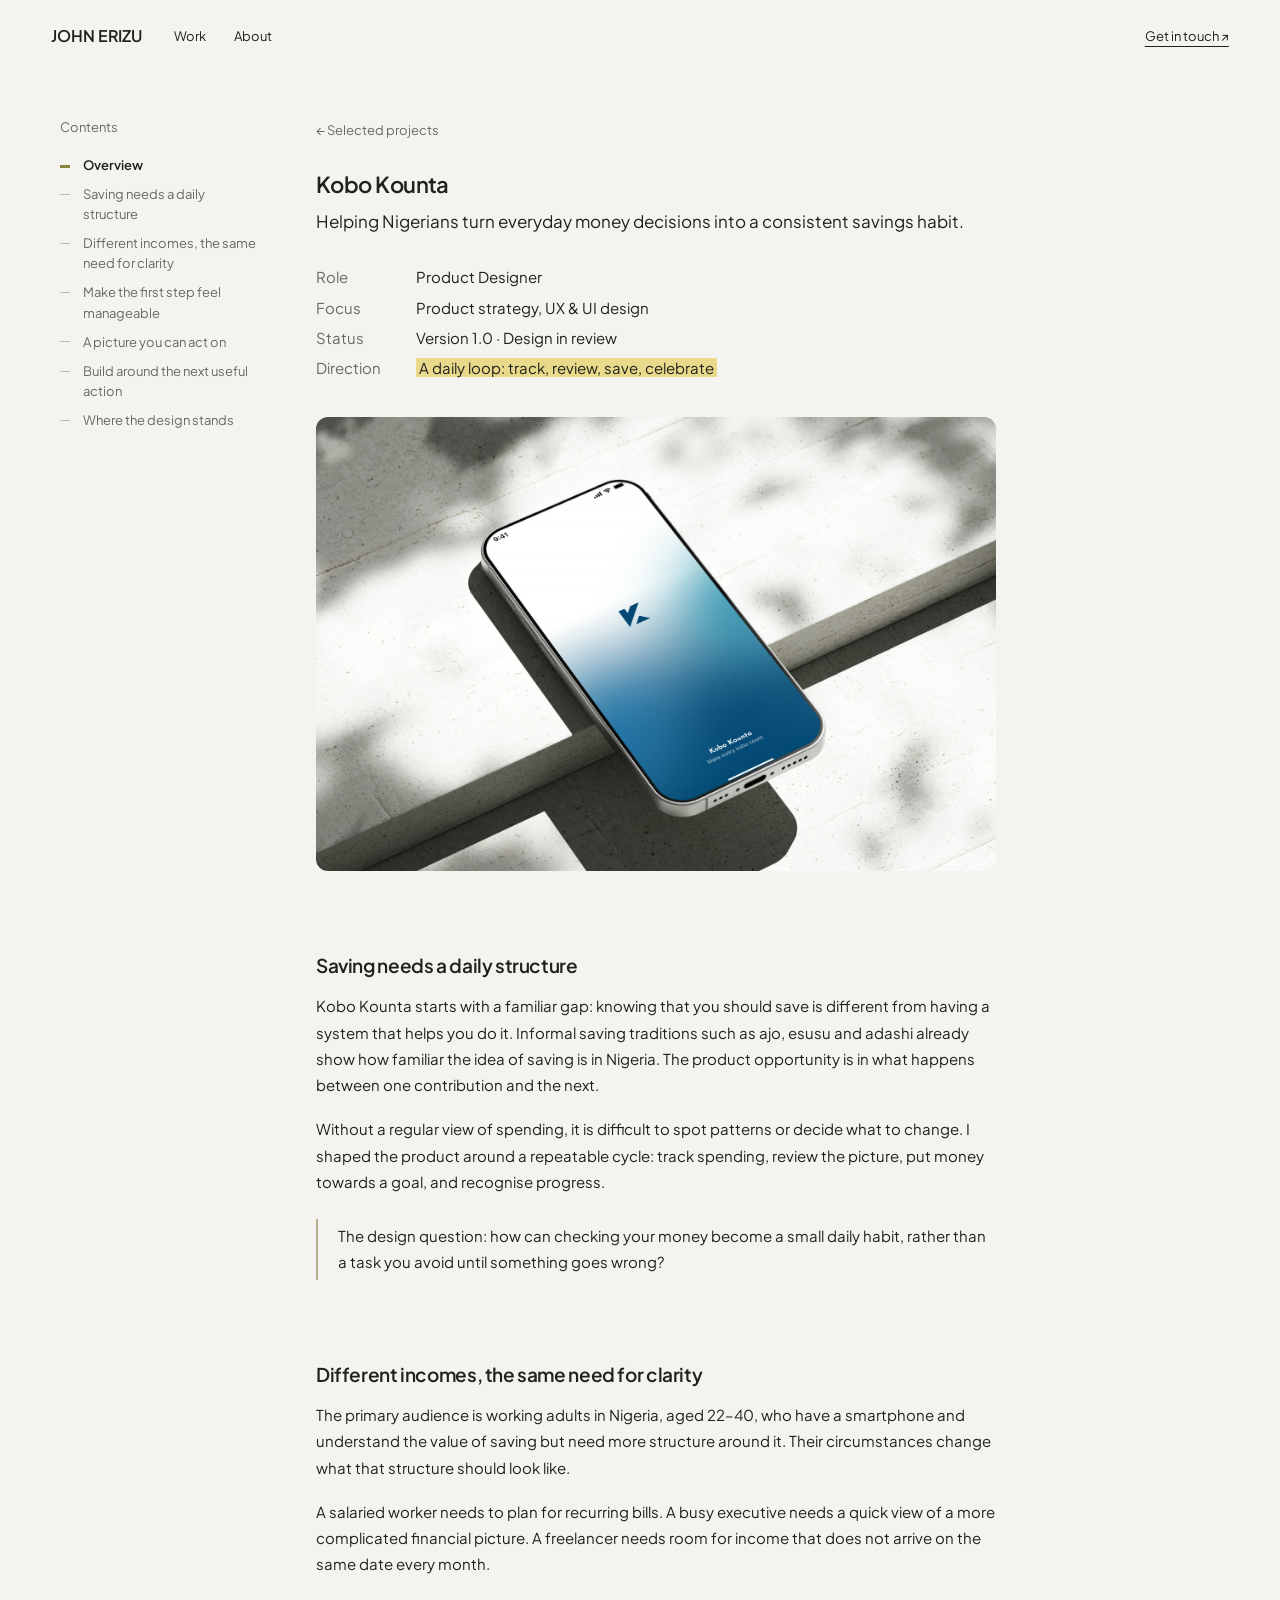
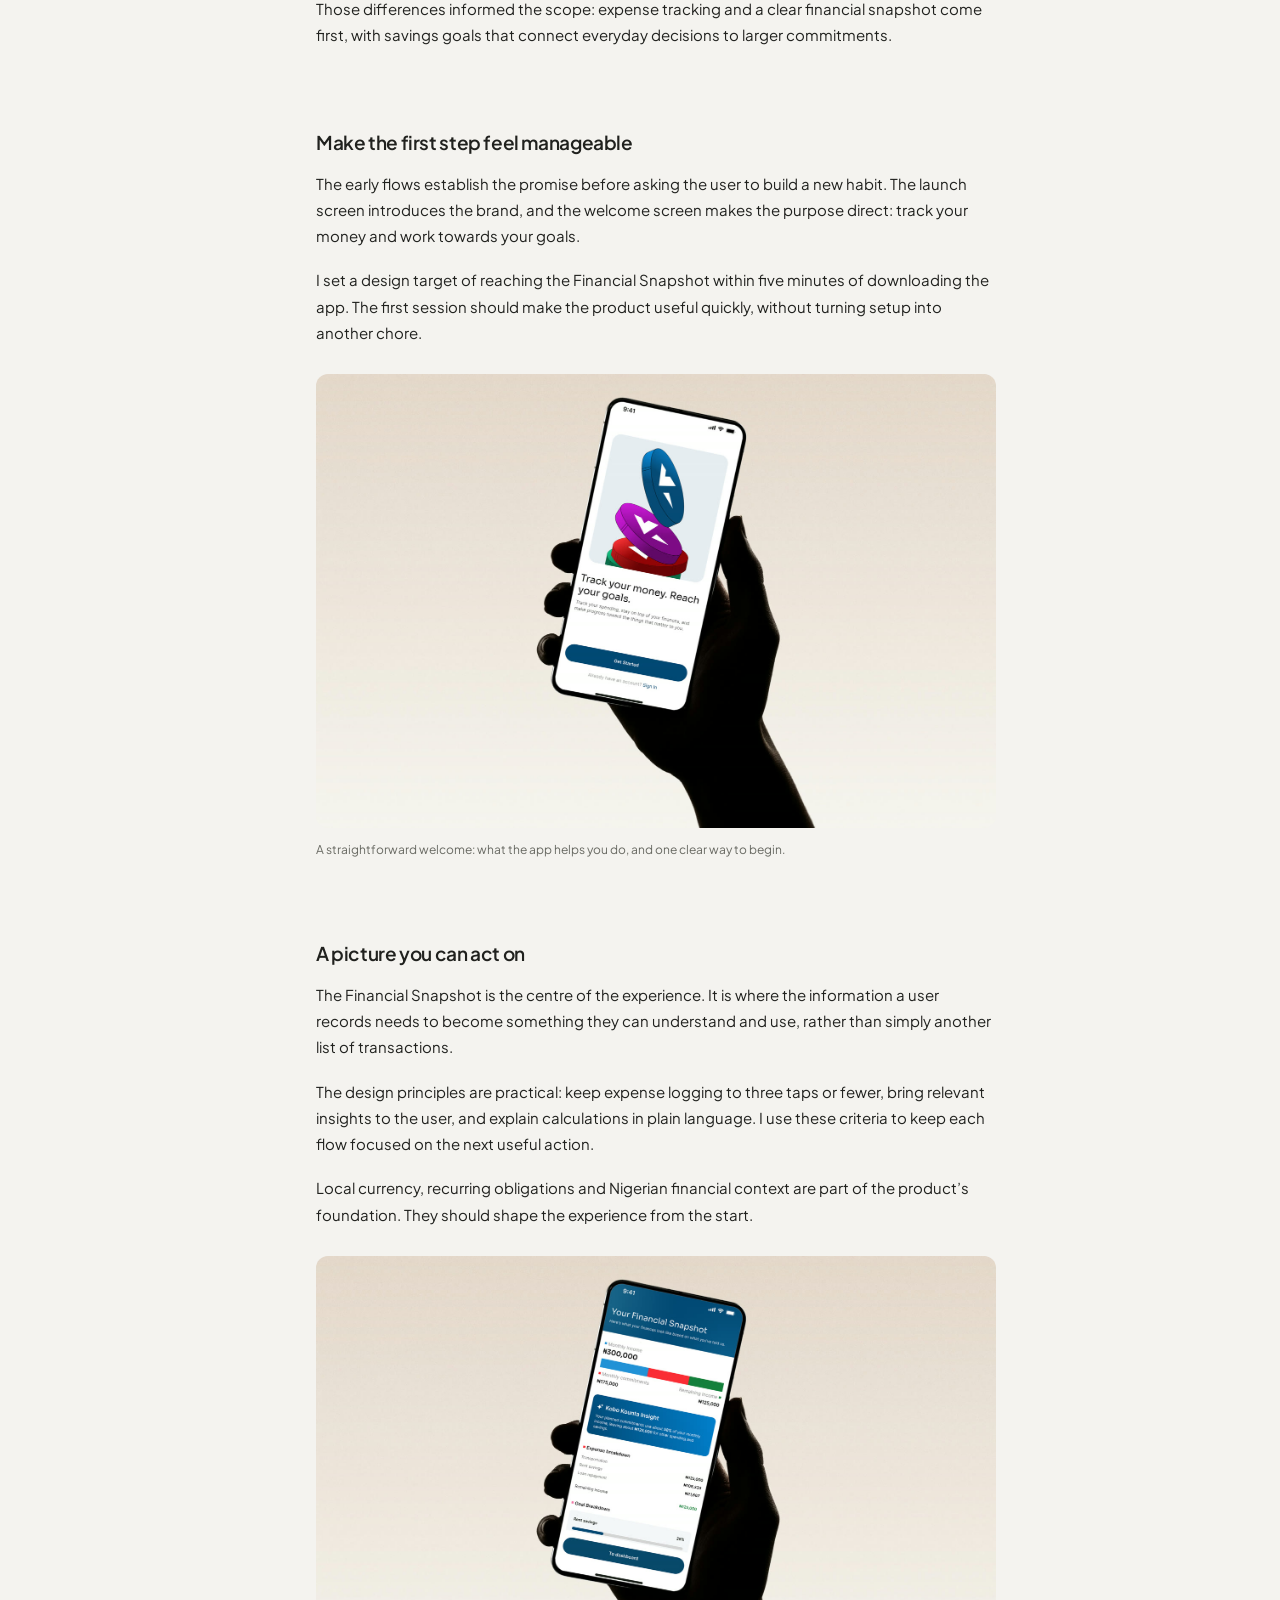
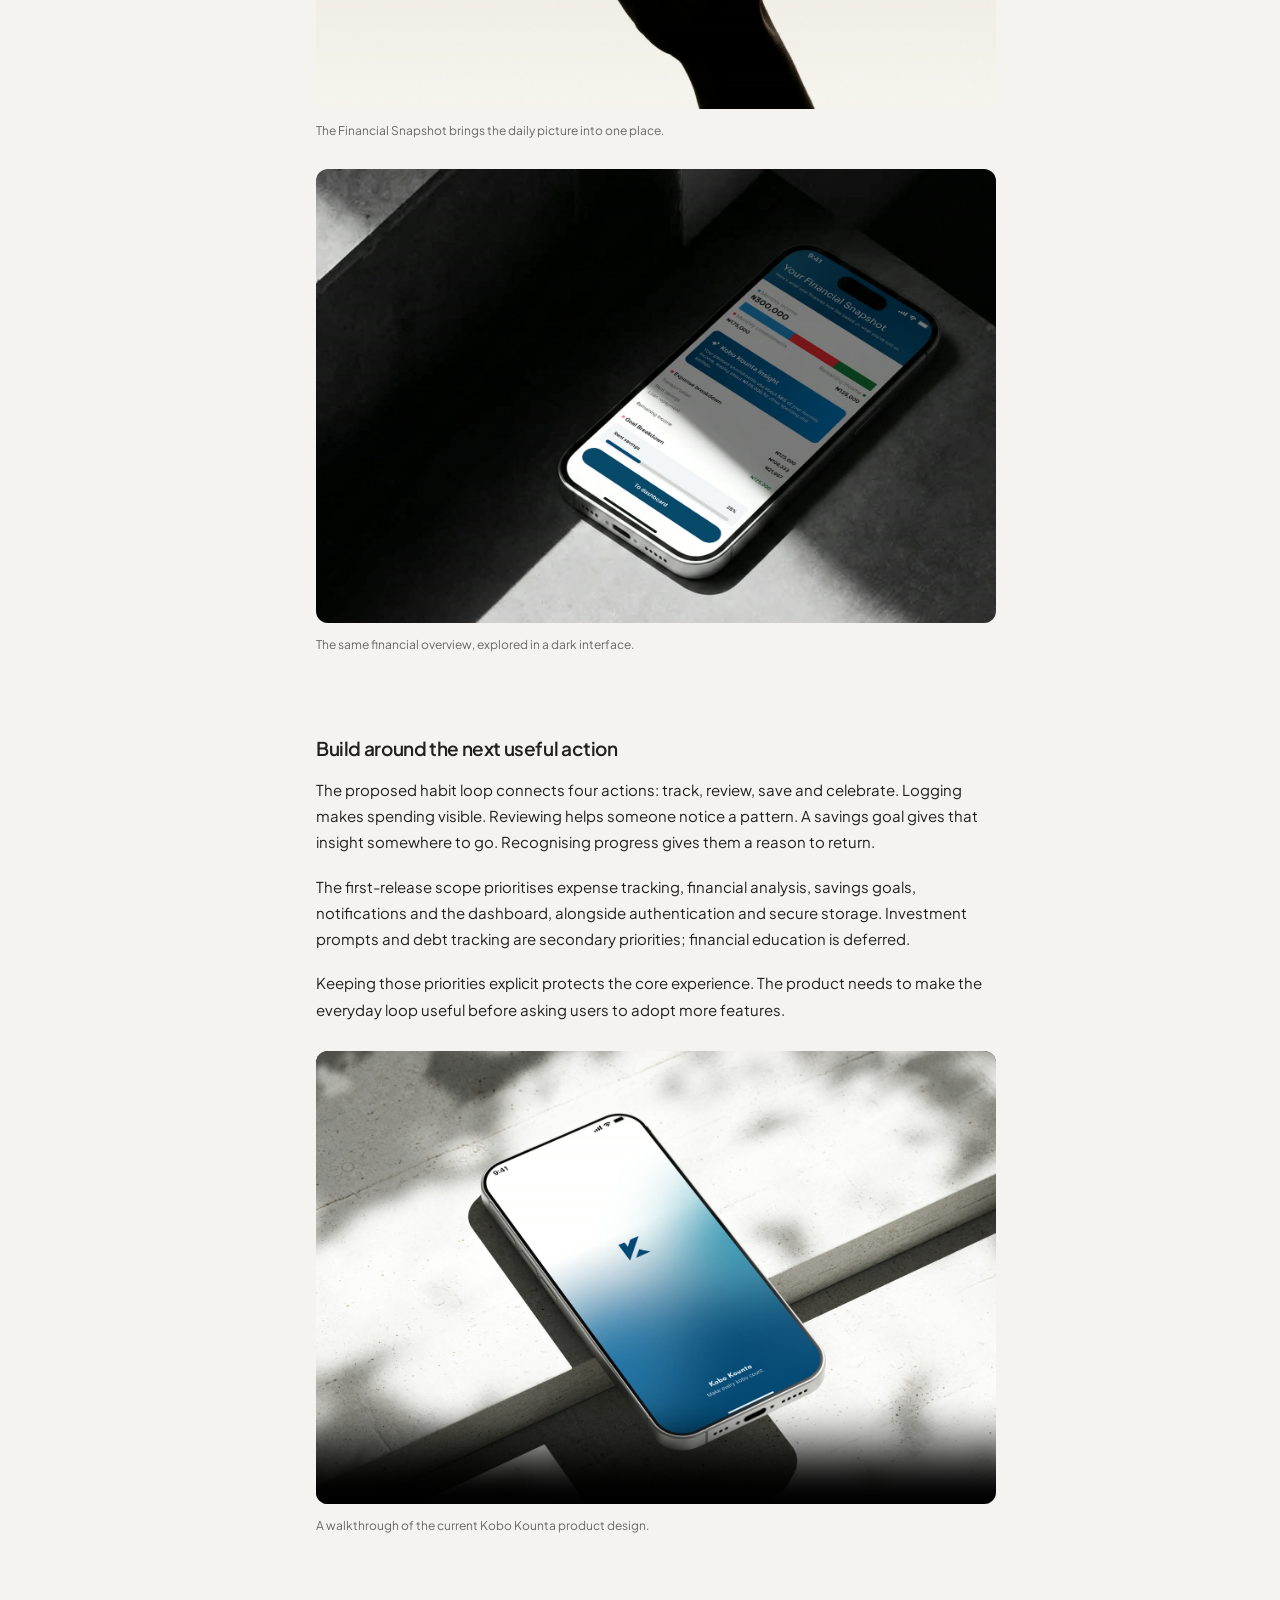
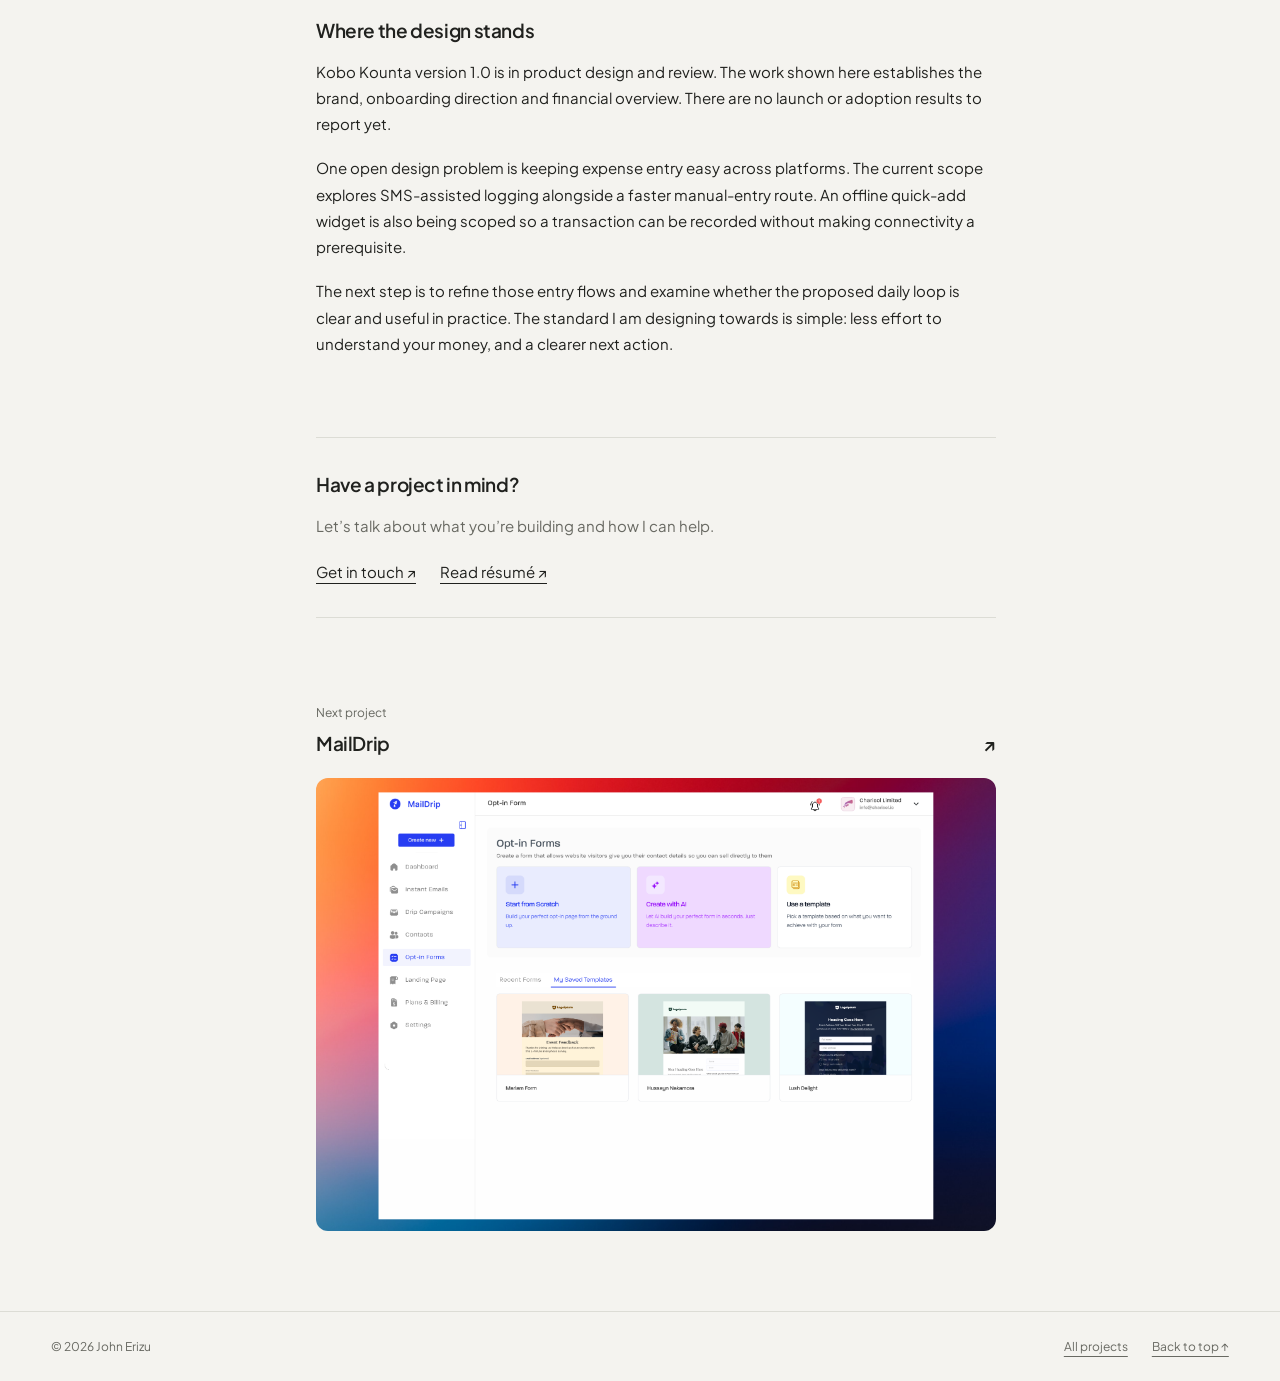
<file: work/kobo-kounta/index.html>
<!DOCTYPE html>
<html lang="en"><head><meta charset="UTF-8"><meta name="viewport" content="width=device-width, initial-scale=1"><meta name="color-scheme" content="light">
<title>Kobo Kounta — A case study by John Erizu</title><meta name="description" content="Helping Nigerians turn everyday money decisions into a consistent savings habit."><link rel="canonical" href="https://johnerizu.vercel.app/work/kobo-kounta/">
<meta property="og:type" content="article"><meta property="og:title" content="Kobo Kounta — John Erizu"><meta property="og:description" content="Helping Nigerians turn everyday money decisions into a consistent savings habit."><meta property="og:image" content="https://johnerizu.vercel.app/artifacts/Kobo%20Kounta/brand-launch.jpg">
<link rel="icon" href="../../artifacts/Images/Frame%202147224294.png" type="image/png" sizes="480x480"><link rel="stylesheet" href="../../case-study.css?v=1"><script src="../../case-study.js?v=1" defer></script></head>
<body id="top"><a class="skip-link" href="#overview">Skip to case study</a>
<header class="study-header"><a href="../../" class="study-brand" aria-label="John Erizu — home">JOHN ERIZU</a><nav aria-label="Main navigation"><a href="../../#projects">Work</a><a href="../../#about">About</a></nav><a class="header-contact" href="https://wa.me/message/MCBEWYZQSMZII1" target="_blank" rel="noopener noreferrer">Get in touch ↗</a></header>
<div class="study-layout"><aside class="study-contents"><details open><summary>Contents</summary><nav aria-label="Case study contents"><ol><li><a href="#overview">Overview</a></li><li><a href="#the-problem">Saving needs a daily structure</a></li><li><a href="#people-and-priorities">Different incomes, the same need for clarity</a></li><li><a href="#a-clear-first-step">Make the first step feel manageable</a></li><li><a href="#the-financial-snapshot">A picture you can act on</a></li><li><a href="#a-repeatable-habit">Build around the next useful action</a></li><li><a href="#where-it-stands">Where the design stands</a></li></ol></nav></details></aside>
<main class="study-main"><section id="overview" aria-labelledby="study-title"><a class="back-to-work" href="../../#projects">← Selected projects</a><h1 id="study-title">Kobo Kounta</h1><p class="study-deck">Helping Nigerians turn everyday money decisions into a consistent savings habit.</p>
<dl class="study-meta"><dt>Role</dt><dd>Product Designer</dd><dt>Focus</dt><dd>Product strategy, UX & UI design</dd><dt>Status</dt><dd>Version 1.0 · Design in review</dd><dt>Direction</dt><dd><mark>A daily loop: track, review, save, celebrate</mark></dd></dl>
<figure class="study-figure"><a href="../../artifacts/Kobo%20Kounta/brand-launch.jpg" data-zoom aria-label="Enlarge image: Kobo Kounta launch screen displayed on a phone"><img src="../../artifacts/Kobo%20Kounta/brand-launch.jpg" alt="Kobo Kounta launch screen displayed on a phone" width="1600" height="1067" loading="eager" decoding="async"></a></figure></section><section id="the-problem" aria-labelledby="the-problem-heading"><h2 id="the-problem-heading">Saving needs a daily structure</h2><p>Kobo Kounta starts with a familiar gap: knowing that you should save is different from having a system that helps you do it. Informal saving traditions such as ajo, esusu and adashi already show how familiar the idea of saving is in Nigeria. The product opportunity is in what happens between one contribution and the next.</p><p>Without a regular view of spending, it is difficult to spot patterns or decide what to change. I shaped the product around a repeatable cycle: track spending, review the picture, put money towards a goal, and recognise progress.</p><p class="study-note">The design question: how can checking your money become a small daily habit, rather than a task you avoid until something goes wrong?</p></section>
<section id="people-and-priorities" aria-labelledby="people-and-priorities-heading"><h2 id="people-and-priorities-heading">Different incomes, the same need for clarity</h2><p>The primary audience is working adults in Nigeria, aged 22–40, who have a smartphone and understand the value of saving but need more structure around it. Their circumstances change what that structure should look like.</p><p>A salaried worker needs to plan for recurring bills. A busy executive needs a quick view of a more complicated financial picture. A freelancer needs room for income that does not arrive on the same date every month.</p><p>Those differences informed the scope: expense tracking and a clear financial snapshot come first, with savings goals that connect everyday decisions to larger commitments.</p></section>
<section id="a-clear-first-step" aria-labelledby="a-clear-first-step-heading"><h2 id="a-clear-first-step-heading">Make the first step feel manageable</h2><p>The early flows establish the promise before asking the user to build a new habit. The launch screen introduces the brand, and the welcome screen makes the purpose direct: track your money and work towards your goals.</p><p>I set a design target of reaching the Financial Snapshot within five minutes of downloading the app. The first session should make the product useful quickly, without turning setup into another chore.</p><figure class="study-figure"><a href="../../artifacts/Kobo%20Kounta/onboarding-welcome.jpg" data-zoom aria-label="Enlarge image: Kobo Kounta welcome screen on a phone"><img src="../../artifacts/Kobo%20Kounta/onboarding-welcome.jpg" alt="Kobo Kounta welcome screen on a phone" width="1600" height="1067" loading="lazy" decoding="async"></a><figcaption>A straightforward welcome: what the app helps you do, and one clear way to begin.</figcaption></figure></section>
<section id="the-financial-snapshot" aria-labelledby="the-financial-snapshot-heading"><h2 id="the-financial-snapshot-heading">A picture you can act on</h2><p>The Financial Snapshot is the centre of the experience. It is where the information a user records needs to become something they can understand and use, rather than simply another list of transactions.</p><p>The design principles are practical: keep expense logging to three taps or fewer, bring relevant insights to the user, and explain calculations in plain language. I use these criteria to keep each flow focused on the next useful action.</p><p>Local currency, recurring obligations and Nigerian financial context are part of the product’s foundation. They should shape the experience from the start.</p><figure class="study-figure"><a href="../../artifacts/Kobo%20Kounta/financial-snapshot-context.jpg" data-zoom aria-label="Enlarge image: Kobo Kounta Financial Snapshot displayed in context"><img src="../../artifacts/Kobo%20Kounta/financial-snapshot-context.jpg" alt="Kobo Kounta Financial Snapshot displayed in context" width="1600" height="1067" loading="lazy" decoding="async"></a><figcaption>The Financial Snapshot brings the daily picture into one place.</figcaption></figure><figure class="study-figure"><a href="../../artifacts/Kobo%20Kounta/financial-snapshot-dark.jpg" data-zoom aria-label="Enlarge image: Kobo Kounta Financial Snapshot in dark mode"><img src="../../artifacts/Kobo%20Kounta/financial-snapshot-dark.jpg" alt="Kobo Kounta Financial Snapshot in dark mode" width="1600" height="1067" loading="lazy" decoding="async"></a><figcaption>The same financial overview, explored in a dark interface.</figcaption></figure></section>
<section id="a-repeatable-habit" aria-labelledby="a-repeatable-habit-heading"><h2 id="a-repeatable-habit-heading">Build around the next useful action</h2><p>The proposed habit loop connects four actions: track, review, save and celebrate. Logging makes spending visible. Reviewing helps someone notice a pattern. A savings goal gives that insight somewhere to go. Recognising progress gives them a reason to return.</p><p>The first-release scope prioritises expense tracking, financial analysis, savings goals, notifications and the dashboard, alongside authentication and secure storage. Investment prompts and debt tracking are secondary priorities; financial education is deferred.</p><p>Keeping those priorities explicit protects the core experience. The product needs to make the everyday loop useful before asking users to adopt more features.</p><figure class="study-figure"><video controls playsinline preload="none" poster="../../artifacts/Kobo%20Kounta/brand-launch.jpg" aria-label="A walkthrough of the current Kobo Kounta product design."><source src="../../artifacts/Kobo%20Kounta/kobo-kounta-demo.mp4" type="video/mp4"><a href="../../artifacts/Kobo%20Kounta/kobo-kounta-demo.mp4">Watch the product walkthrough</a></video><figcaption>A walkthrough of the current Kobo Kounta product design.</figcaption></figure></section>
<section id="where-it-stands" aria-labelledby="where-it-stands-heading"><h2 id="where-it-stands-heading">Where the design stands</h2><p>Kobo Kounta version 1.0 is in product design and review. The work shown here establishes the brand, onboarding direction and financial overview. There are no launch or adoption results to report yet.</p><p>One open design problem is keeping expense entry easy across platforms. The current scope explores SMS-assisted logging alongside a faster manual-entry route. An offline quick-add widget is also being scoped so a transaction can be recorded without making connectivity a prerequisite.</p><p>The next step is to refine those entry flows and examine whether the proposed daily loop is clear and useful in practice. The standard I am designing towards is simple: less effort to understand your money, and a clearer next action.</p></section>
<section class="study-contact" aria-labelledby="collaborate-title"><h2 id="collaborate-title">Have a project in mind?</h2><p>Let’s talk about what you’re building and how I can help.</p><div class="study-contact-links"><a href="https://wa.me/message/MCBEWYZQSMZII1" target="_blank" rel="noopener noreferrer">Get in touch ↗</a><a href="https://instantfind.me/johnerizu" target="_blank" rel="noopener noreferrer">Read résumé ↗</a></div></section>
<a class="study-next" href="../maildrip/"><span>Next project</span><h2>MailDrip <span aria-hidden="true">↗</span></h2><img src="../../artifacts/opt-in-case-study/cover-image.png" alt="MailDrip redesigned Opt-In Forms interface" loading="lazy" decoding="async"></a></main></div>
<footer class="study-footer"><span>© 2026 John Erizu</span><div class="study-footer-links"><a href="../../#projects">All projects</a><a href="#top">Back to top ↑</a></div></footer>
<dialog class="study-lightbox" aria-label="Full-size project image"><button type="button" autofocus>Close ×</button><img alt=""></dialog></body></html>
</file>
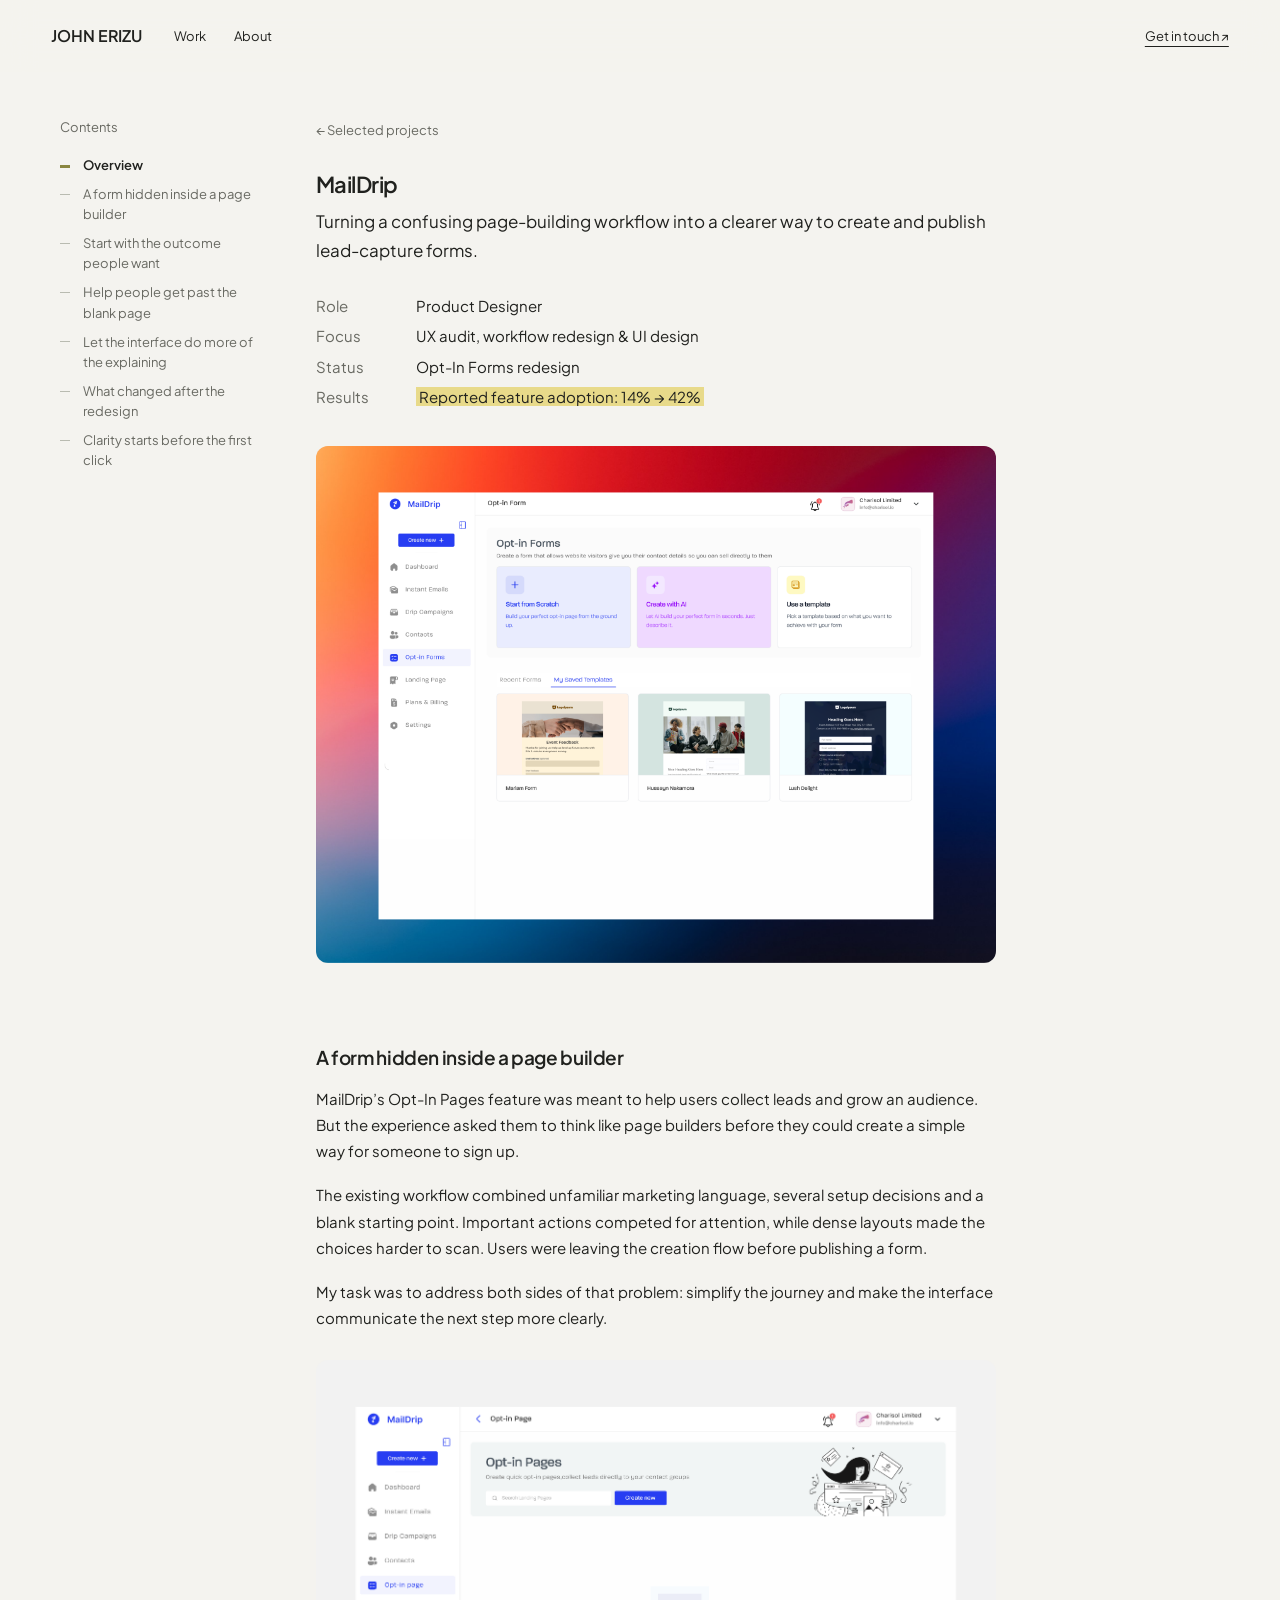
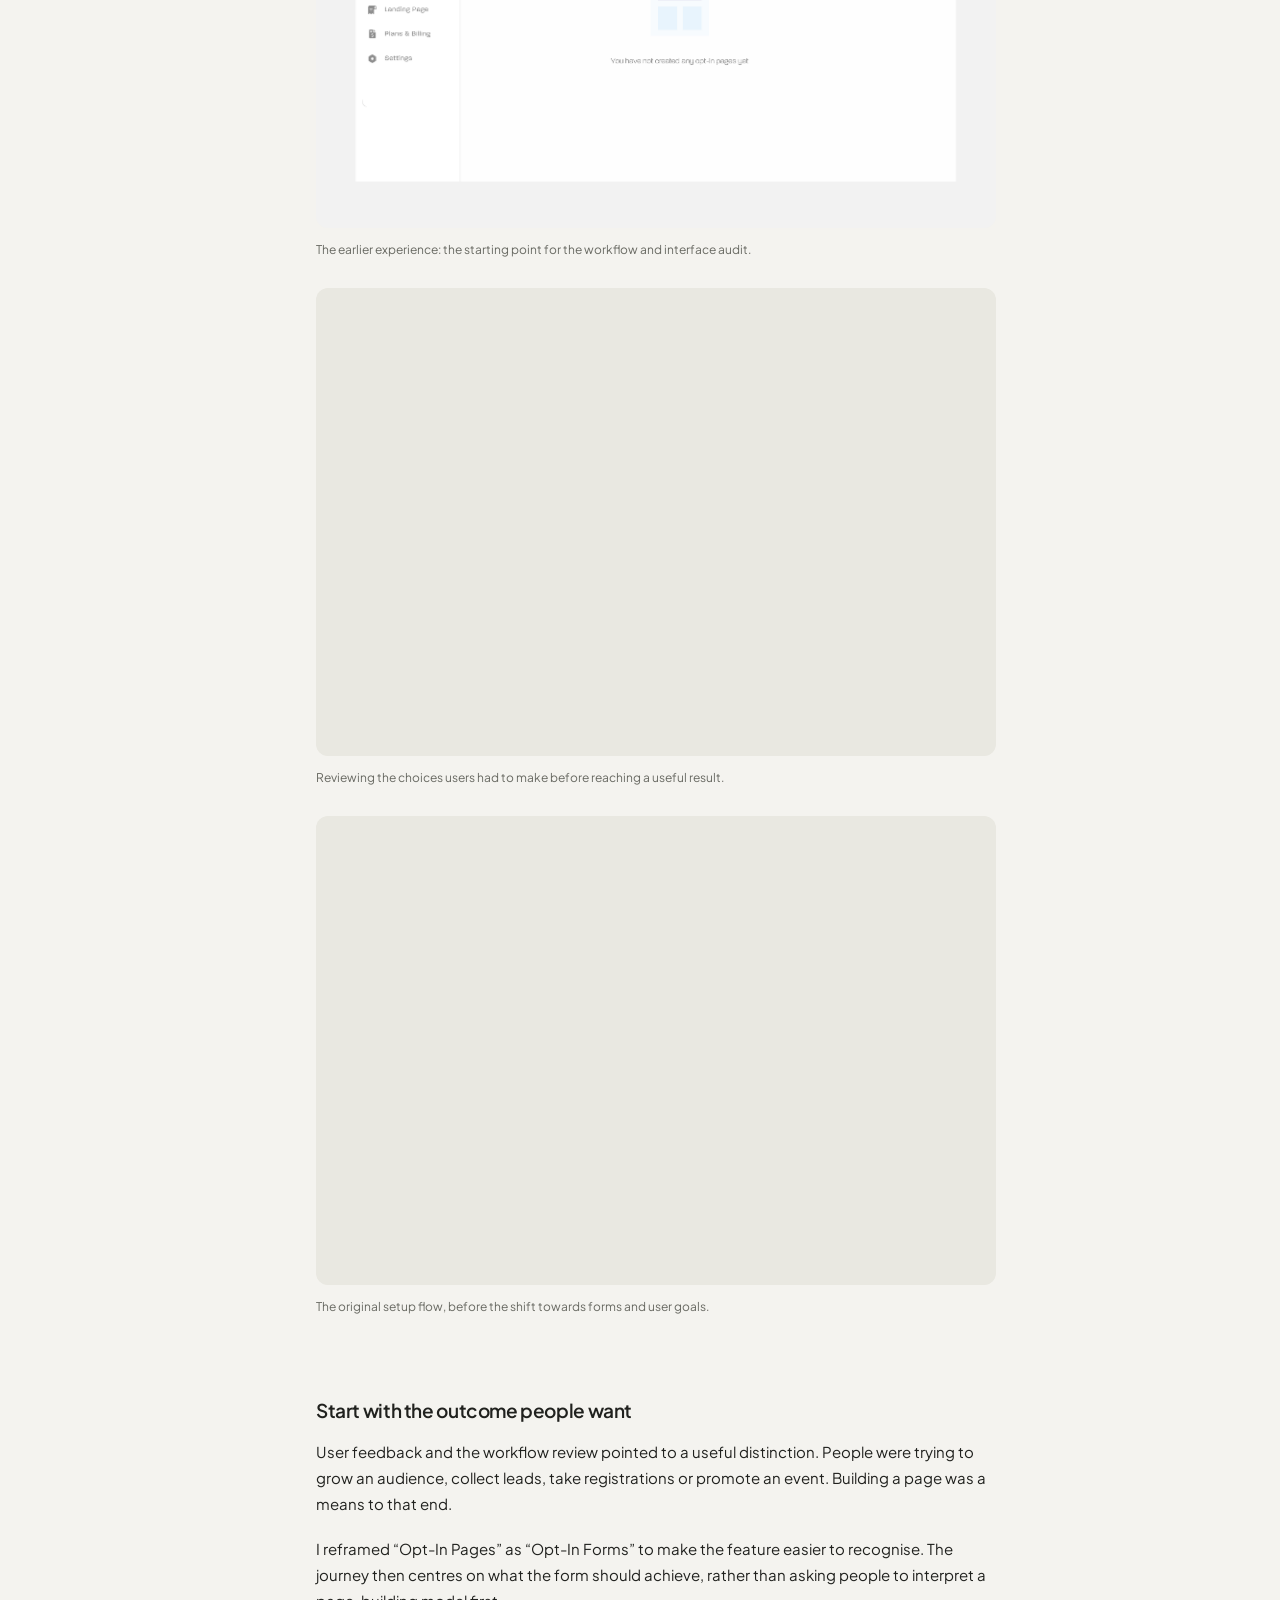
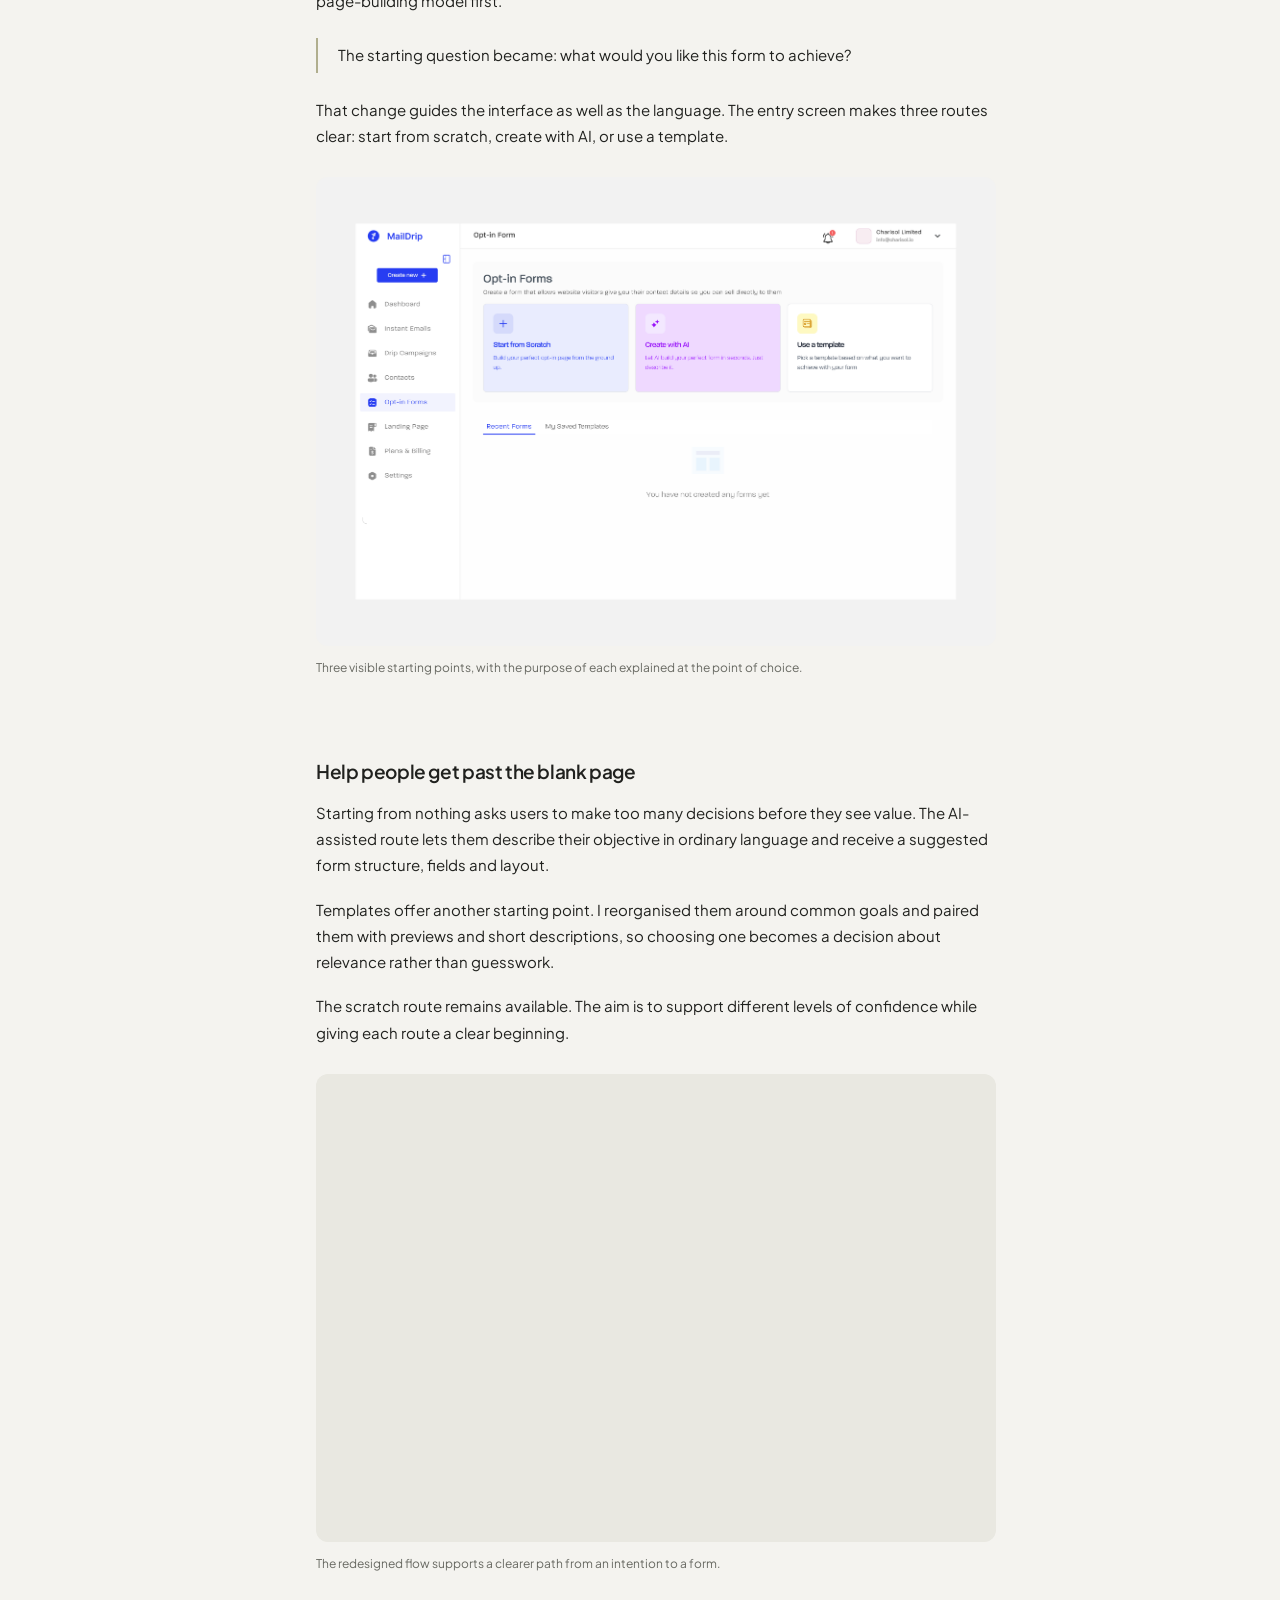
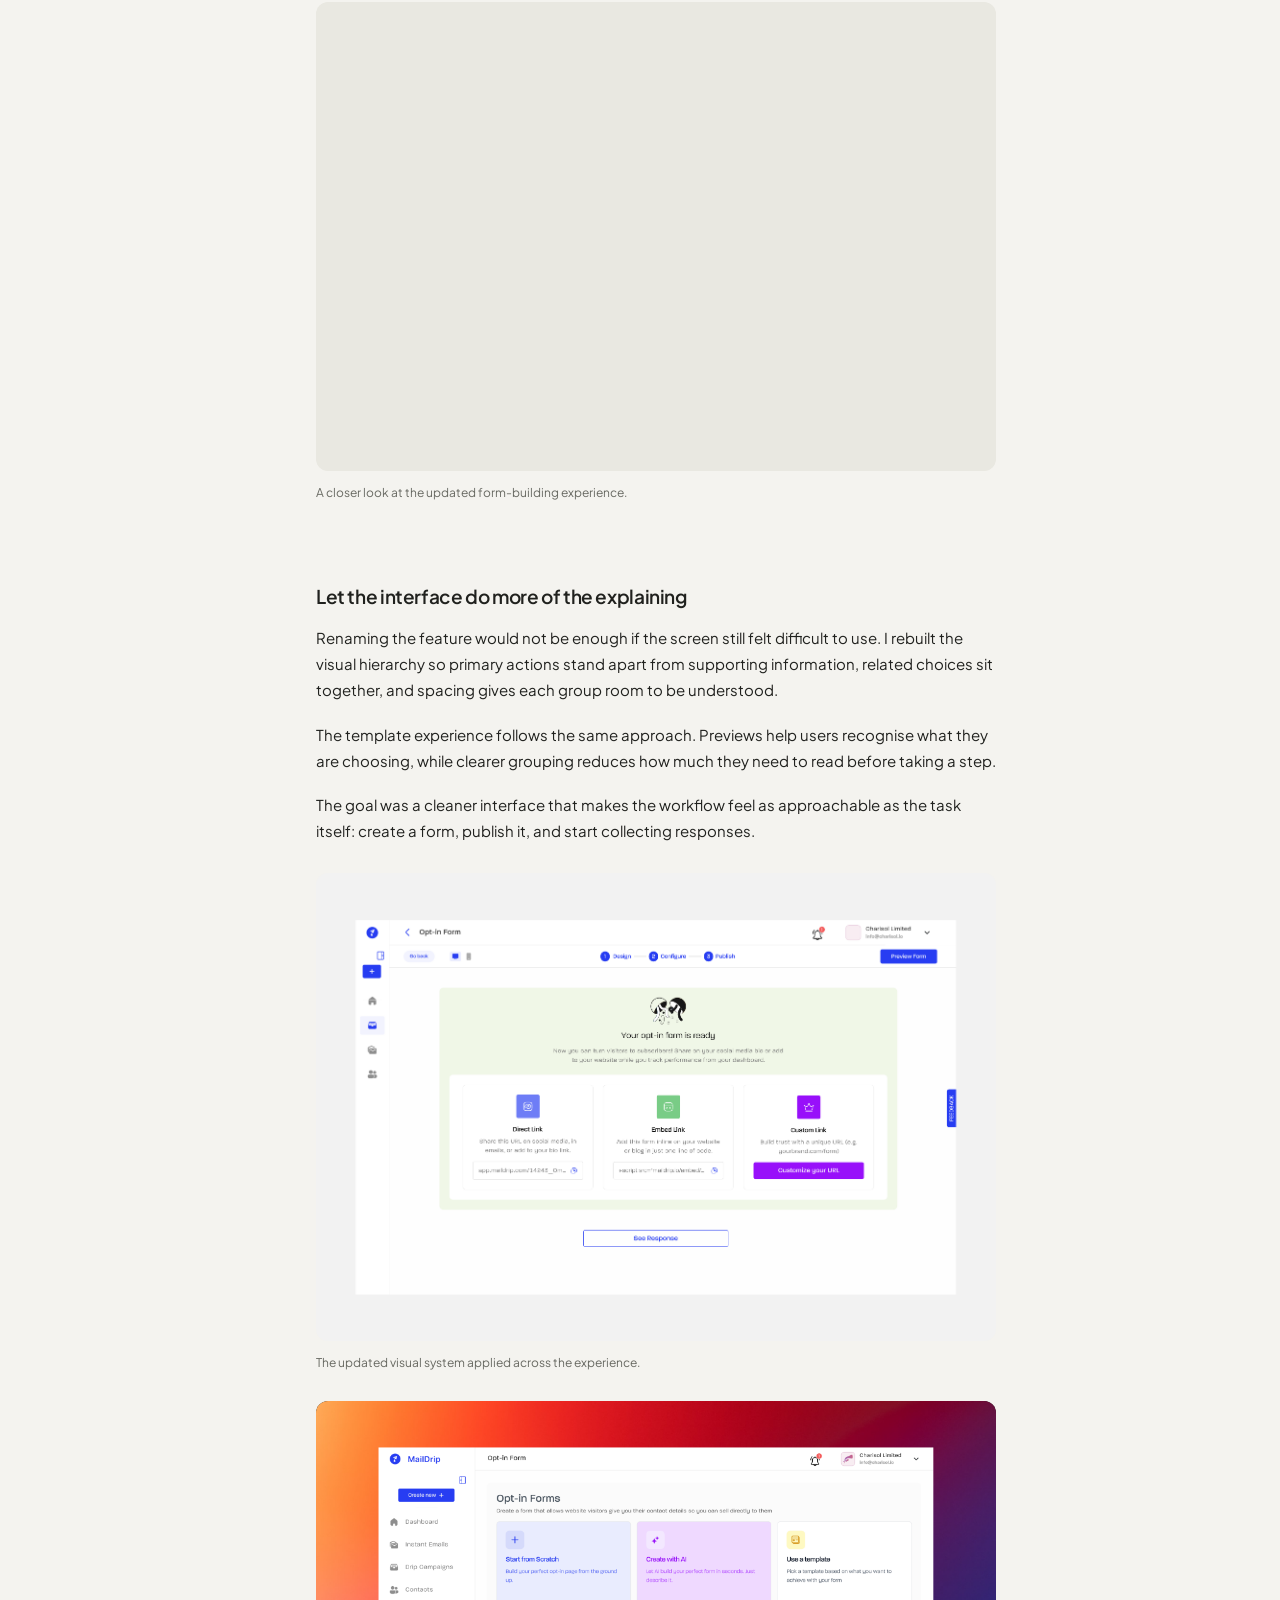
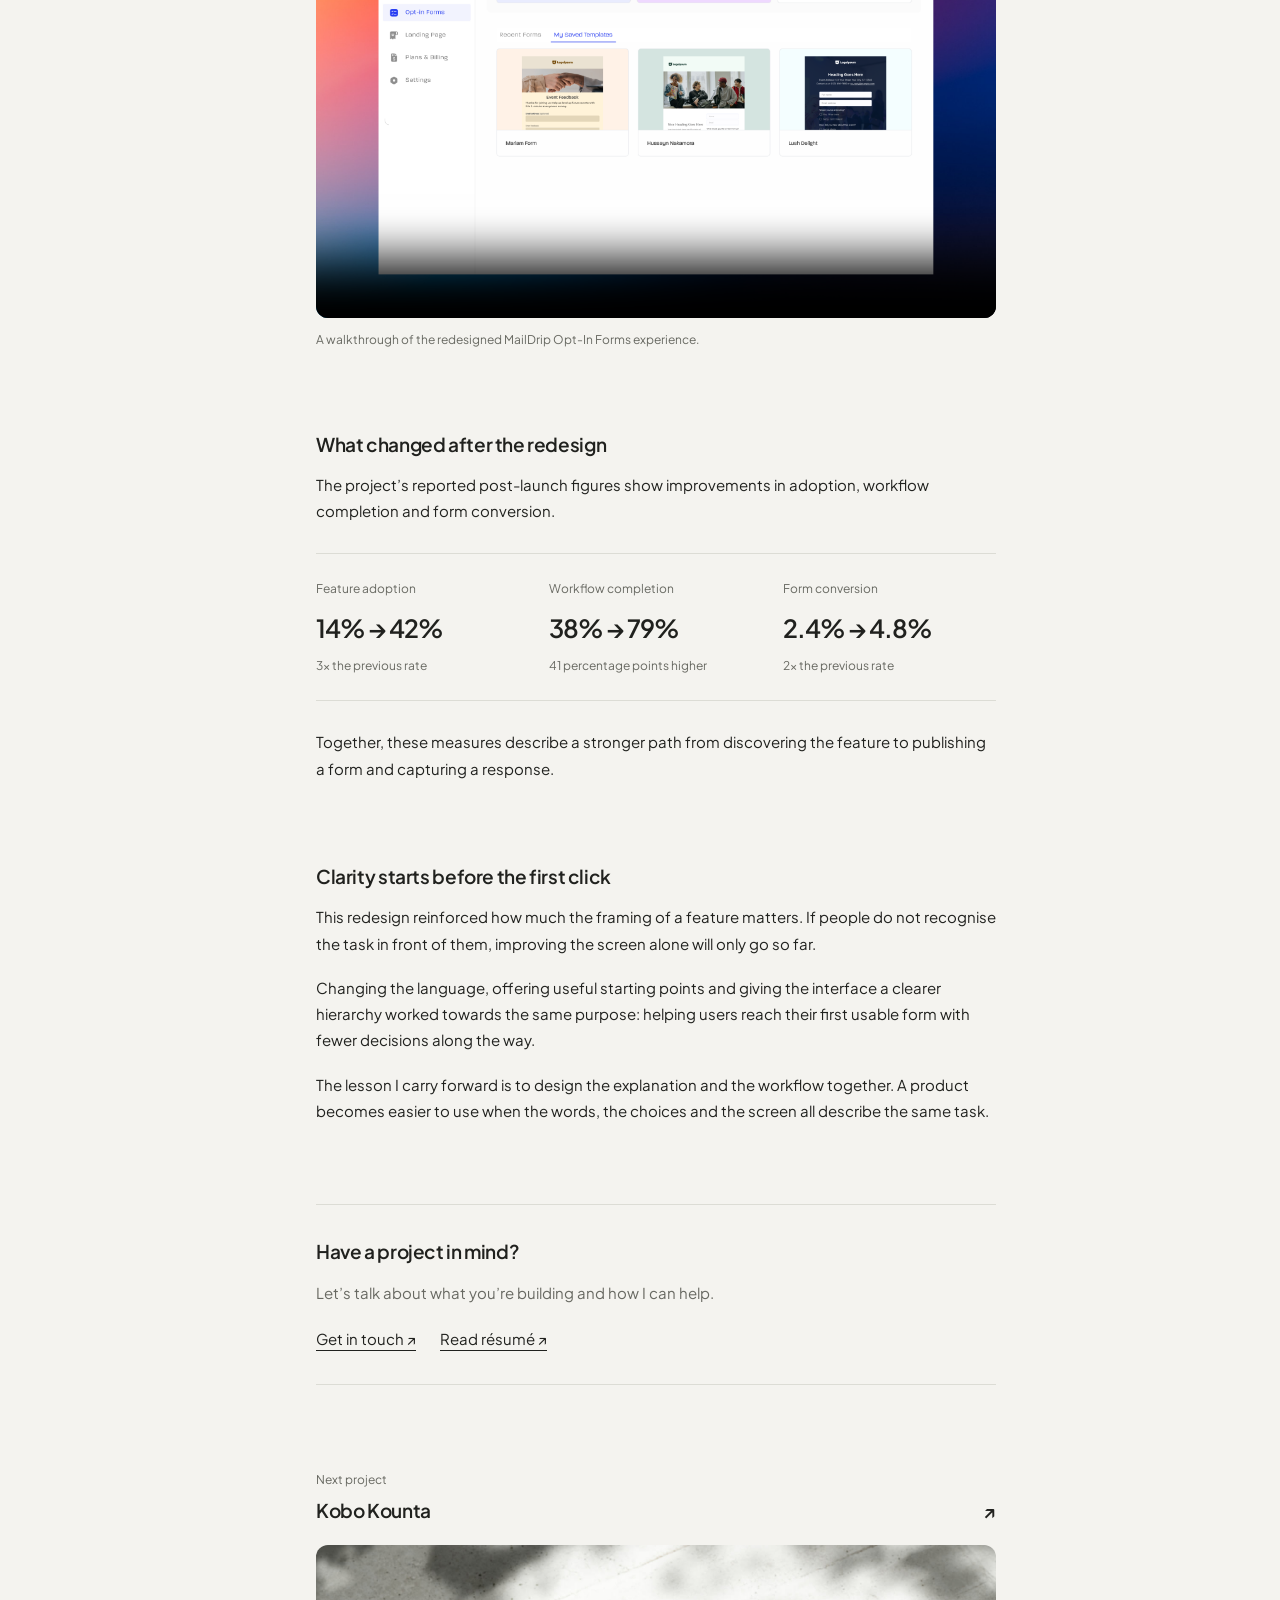
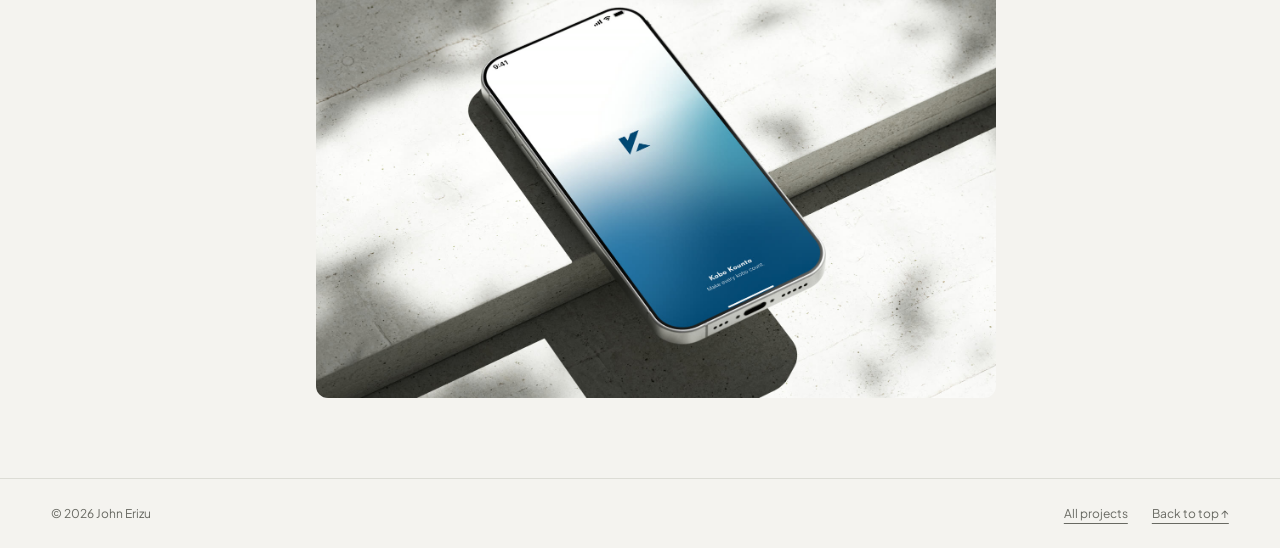
<file: work/maildrip/index.html>
<!DOCTYPE html>
<html lang="en"><head><meta charset="UTF-8"><meta name="viewport" content="width=device-width, initial-scale=1"><meta name="color-scheme" content="light">
<title>MailDrip — A case study by John Erizu</title><meta name="description" content="Turning a confusing page-building workflow into a clearer way to create and publish lead-capture forms."><link rel="canonical" href="https://johnerizu.vercel.app/work/maildrip/">
<meta property="og:type" content="article"><meta property="og:title" content="MailDrip — John Erizu"><meta property="og:description" content="Turning a confusing page-building workflow into a clearer way to create and publish lead-capture forms."><meta property="og:image" content="https://johnerizu.vercel.app/artifacts/opt-in-case-study/cover-image.png">
<link rel="icon" href="../../artifacts/Images/Frame%202147224294.png" type="image/png" sizes="480x480"><link rel="stylesheet" href="../../case-study.css?v=1"><script src="../../case-study.js?v=1" defer></script></head>
<body id="top"><a class="skip-link" href="#overview">Skip to case study</a>
<header class="study-header"><a href="../../" class="study-brand" aria-label="John Erizu — home">JOHN ERIZU</a><nav aria-label="Main navigation"><a href="../../#projects">Work</a><a href="../../#about">About</a></nav><a class="header-contact" href="https://wa.me/message/MCBEWYZQSMZII1" target="_blank" rel="noopener noreferrer">Get in touch ↗</a></header>
<div class="study-layout"><aside class="study-contents"><details open><summary>Contents</summary><nav aria-label="Case study contents"><ol><li><a href="#overview">Overview</a></li><li><a href="#the-problem">A form hidden inside a page builder</a></li><li><a href="#start-with-the-goal">Start with the outcome people want</a></li><li><a href="#past-the-blank-page">Help people get past the blank page</a></li><li><a href="#an-interface-that-guides">Let the interface do more of the explaining</a></li><li><a href="#results">What changed after the redesign</a></li><li><a href="#reflection">Clarity starts before the first click</a></li></ol></nav></details></aside>
<main class="study-main"><section id="overview" aria-labelledby="study-title"><a class="back-to-work" href="../../#projects">← Selected projects</a><h1 id="study-title">MailDrip</h1><p class="study-deck">Turning a confusing page-building workflow into a clearer way to create and publish lead-capture forms.</p>
<dl class="study-meta"><dt>Role</dt><dd>Product Designer</dd><dt>Focus</dt><dd>UX audit, workflow redesign & UI design</dd><dt>Status</dt><dd>Opt-In Forms redesign</dd><dt>Results</dt><dd><mark>Reported feature adoption: 14% → 42%</mark></dd></dl>
<figure class="study-figure"><a href="../../artifacts/opt-in-case-study/cover-image.png" data-zoom aria-label="Enlarge image: MailDrip redesigned Opt-In Forms interface"><img src="../../artifacts/opt-in-case-study/cover-image.png" alt="MailDrip redesigned Opt-In Forms interface" width="4320" height="3284" loading="eager" decoding="async"></a></figure></section><section id="the-problem" aria-labelledby="the-problem-heading"><h2 id="the-problem-heading">A form hidden inside a page builder</h2><p>MailDrip’s Opt-In Pages feature was meant to help users collect leads and grow an audience. But the experience asked them to think like page builders before they could create a simple way for someone to sign up.</p><p>The existing workflow combined unfamiliar marketing language, several setup decisions and a blank starting point. Important actions competed for attention, while dense layouts made the choices harder to scan. Users were leaving the creation flow before publishing a form.</p><p>My task was to address both sides of that problem: simplify the journey and make the interface communicate the next step more clearly.</p><figure class="study-figure"><a href="../../artifacts/opt-in-case-study/PS%201.png" data-zoom aria-label="Enlarge image: MailDrip Opt-In Pages interface before the redesign"><img src="../../artifacts/opt-in-case-study/PS%201.png" alt="MailDrip Opt-In Pages interface before the redesign" width="5661" height="3900" loading="lazy" decoding="async"></a><figcaption>The earlier experience: the starting point for the workflow and interface audit.</figcaption></figure><figure class="study-figure"><a href="../../artifacts/opt-in-case-study/PS%202.png" data-zoom aria-label="Enlarge image: Another screen in the original MailDrip creation workflow"><img src="../../artifacts/opt-in-case-study/PS%202.png" alt="Another screen in the original MailDrip creation workflow" width="5661" height="3900" loading="lazy" decoding="async"></a><figcaption>Reviewing the choices users had to make before reaching a useful result.</figcaption></figure><figure class="study-figure"><a href="../../artifacts/opt-in-case-study/PS%203.png" data-zoom aria-label="Enlarge image: Original MailDrip opt-in page setup"><img src="../../artifacts/opt-in-case-study/PS%203.png" alt="Original MailDrip opt-in page setup" width="5661" height="3900" loading="lazy" decoding="async"></a><figcaption>The original setup flow, before the shift towards forms and user goals.</figcaption></figure></section>
<section id="start-with-the-goal" aria-labelledby="start-with-the-goal-heading"><h2 id="start-with-the-goal-heading">Start with the outcome people want</h2><p>User feedback and the workflow review pointed to a useful distinction. People were trying to grow an audience, collect leads, take registrations or promote an event. Building a page was a means to that end.</p><p>I reframed “Opt-In Pages” as “Opt-In Forms” to make the feature easier to recognise. The journey then centres on what the form should achieve, rather than asking people to interpret a page-building model first.</p><p class="study-note">The starting question became: what would you like this form to achieve?</p><p>That change guides the interface as well as the language. The entry screen makes three routes clear: start from scratch, create with AI, or use a template.</p><figure class="study-figure"><a href="../../artifacts/opt-in-case-study/SO%201.png" data-zoom aria-label="Enlarge image: Redesigned MailDrip entry screen with scratch, AI and template options"><img src="../../artifacts/opt-in-case-study/SO%201.png" alt="Redesigned MailDrip entry screen with scratch, AI and template options" width="5661" height="3900" loading="lazy" decoding="async"></a><figcaption>Three visible starting points, with the purpose of each explained at the point of choice.</figcaption></figure></section>
<section id="past-the-blank-page" aria-labelledby="past-the-blank-page-heading"><h2 id="past-the-blank-page-heading">Help people get past the blank page</h2><p>Starting from nothing asks users to make too many decisions before they see value. The AI-assisted route lets them describe their objective in ordinary language and receive a suggested form structure, fields and layout.</p><p>Templates offer another starting point. I reorganised them around common goals and paired them with previews and short descriptions, so choosing one becomes a decision about relevance rather than guesswork.</p><p>The scratch route remains available. The aim is to support different levels of confidence while giving each route a clear beginning.</p><figure class="study-figure"><a href="../../artifacts/opt-in-case-study/SO%202.png" data-zoom aria-label="Enlarge image: MailDrip redesigned form creation experience"><img src="../../artifacts/opt-in-case-study/SO%202.png" alt="MailDrip redesigned form creation experience" width="5661" height="3900" loading="lazy" decoding="async"></a><figcaption>The redesigned flow supports a clearer path from an intention to a form.</figcaption></figure><figure class="study-figure"><a href="../../artifacts/opt-in-case-study/SO%203.png" data-zoom aria-label="Enlarge image: MailDrip redesigned form-building interface"><img src="../../artifacts/opt-in-case-study/SO%203.png" alt="MailDrip redesigned form-building interface" width="5661" height="3900" loading="lazy" decoding="async"></a><figcaption>A closer look at the updated form-building experience.</figcaption></figure></section>
<section id="an-interface-that-guides" aria-labelledby="an-interface-that-guides-heading"><h2 id="an-interface-that-guides-heading">Let the interface do more of the explaining</h2><p>Renaming the feature would not be enough if the screen still felt difficult to use. I rebuilt the visual hierarchy so primary actions stand apart from supporting information, related choices sit together, and spacing gives each group room to be understood.</p><p>The template experience follows the same approach. Previews help users recognise what they are choosing, while clearer grouping reduces how much they need to read before taking a step.</p><p>The goal was a cleaner interface that makes the workflow feel as approachable as the task itself: create a form, publish it, and start collecting responses.</p><figure class="study-figure"><a href="../../artifacts/opt-in-case-study/SO%204.png" data-zoom aria-label="Enlarge image: MailDrip redesigned interface showing the final visual direction"><img src="../../artifacts/opt-in-case-study/SO%204.png" alt="MailDrip redesigned interface showing the final visual direction" width="5661" height="3900" loading="lazy" decoding="async"></a><figcaption>The updated visual system applied across the experience.</figcaption></figure><figure class="study-figure"><video controls playsinline preload="none" poster="../../artifacts/opt-in-case-study/cover-image.png" aria-label="A walkthrough of the redesigned MailDrip Opt-In Forms experience."><source src="../../artifacts/opt-in-case-study/cursorful-video-compressed.mp4" type="video/mp4"><a href="../../artifacts/opt-in-case-study/cursorful-video-compressed.mp4">Watch the product walkthrough</a></video><figcaption>A walkthrough of the redesigned MailDrip Opt-In Forms experience.</figcaption></figure></section>
<section id="results" aria-labelledby="results-heading"><h2 id="results-heading">What changed after the redesign</h2><p>The project’s reported post-launch figures show improvements in adoption, workflow completion and form conversion.</p><dl class="study-metrics"><div><dt>Feature adoption</dt><dd>14% → 42%<small>3× the previous rate</small></dd></div><div><dt>Workflow completion</dt><dd>38% → 79%<small>41 percentage points higher</small></dd></div><div><dt>Form conversion</dt><dd>2.4% → 4.8%<small>2× the previous rate</small></dd></div></dl><p>Together, these measures describe a stronger path from discovering the feature to publishing a form and capturing a response.</p></section>
<section id="reflection" aria-labelledby="reflection-heading"><h2 id="reflection-heading">Clarity starts before the first click</h2><p>This redesign reinforced how much the framing of a feature matters. If people do not recognise the task in front of them, improving the screen alone will only go so far.</p><p>Changing the language, offering useful starting points and giving the interface a clearer hierarchy worked towards the same purpose: helping users reach their first usable form with fewer decisions along the way.</p><p>The lesson I carry forward is to design the explanation and the workflow together. A product becomes easier to use when the words, the choices and the screen all describe the same task.</p></section>
<section class="study-contact" aria-labelledby="collaborate-title"><h2 id="collaborate-title">Have a project in mind?</h2><p>Let’s talk about what you’re building and how I can help.</p><div class="study-contact-links"><a href="https://wa.me/message/MCBEWYZQSMZII1" target="_blank" rel="noopener noreferrer">Get in touch ↗</a><a href="https://instantfind.me/johnerizu" target="_blank" rel="noopener noreferrer">Read résumé ↗</a></div></section>
<a class="study-next" href="../kobo-kounta/"><span>Next project</span><h2>Kobo Kounta <span aria-hidden="true">↗</span></h2><img src="../../artifacts/Kobo%20Kounta/brand-launch.jpg" alt="Kobo Kounta launch screen displayed on a phone" loading="lazy" decoding="async"></a></main></div>
<footer class="study-footer"><span>© 2026 John Erizu</span><div class="study-footer-links"><a href="../../#projects">All projects</a><a href="#top">Back to top ↑</a></div></footer>
<dialog class="study-lightbox" aria-label="Full-size project image"><button type="button" autofocus>Close ×</button><img alt=""></dialog></body></html>
</file>
<file: styles.css>
@font-face{font-family:"Trap";src:url("artifacts/fonts/trap-sans-serif-font-family/trap-light.otf") format("opentype");font-weight:300;font-style:normal;font-display:swap}@font-face{font-family:"Trap";src:url("artifacts/fonts/trap-sans-serif-font-family/trap-regular.otf") format("opentype");font-weight:400;font-style:normal;font-display:swap}@font-face{font-family:"Trap";src:url("artifacts/fonts/trap-sans-serif-font-family/trap-medium.otf") format("opentype");font-weight:500;font-style:normal;font-display:swap}@font-face{font-family:"Trap";src:url("artifacts/fonts/trap-sans-serif-font-family/trap-semibold.otf") format("opentype");font-weight:600;font-style:normal;font-display:swap}@font-face{font-family:"Trap";src:url("artifacts/fonts/trap-sans-serif-font-family/trap-bold.otf") format("opentype");font-weight:700;font-style:normal;font-display:swap}@font-face{font-family:"Trap";src:url("artifacts/fonts/trap-sans-serif-font-family/trap-extrabold.otf") format("opentype");font-weight:800;font-style:normal;font-display:swap}@font-face{font-family:"Trap";src:url("artifacts/fonts/trap-sans-serif-font-family/trap-black.otf") format("opentype");font-weight:900;font-style:normal;font-display:swap}:root{color-scheme:dark;--bg:#111111;--bg-alt:#1a1a1a;--fg:#efefef;--fg-2:#b0b0b0;--fg-3:#777777;--fg-4:#555555;--border:rgba(255, 255, 255, 0.1);--card-bg:#1e1e1e;--hero-ink:#fffce1;--hero-accent:#ff96f9;--max-width:1200px;--site-margin:64px;--section-padding:80px;--font-body:"IBM Plex Mono", ui-monospace, SFMono-Regular, Menlo, Consolas, monospace;--font-display:"Trap", "Plus Jakarta Sans", -apple-system, BlinkMacSystemFont, "Helvetica Neue", Helvetica, Arial, sans-serif;--ease:cubic-bezier(0.25, 0.46, 0.45, 0.94);--transition-color:background-color 0.3s ease, color 0.3s ease, border-color 0.3s ease}*, *::before, *::after{margin:0;padding:0;box-sizing:border-box}body{font-family:var(--font-body);background-color:var(--bg);color:var(--fg-2);font-size:16px;line-height:1.7;font-weight:400;overflow-x:hidden;scroll-behavior:smooth;transition:var(--transition-color)}#smooth-content{padding-bottom:0}h1, h2, h3{font-family:var(--font-display);color:var(--fg);font-weight:700;letter-spacing:-0.02em;line-height:1.15;transition:color 0.3s ease}h1{font-size:clamp(32px, 4.5vw, 56px);font-weight:400;line-height:1.2;letter-spacing:-0.015em}h2{font-size:clamp(28px, 3vw, 42px);font-weight:400;line-height:1.15;letter-spacing:-0.015em}h3{font-size:16px;font-weight:400;line-height:1.4;letter-spacing:-0.015em}p{max-width:640px;color:var(--hero-ink);transition:color 0.3s ease}a{color:var(--fg);text-decoration:none;transition:opacity 0.2s ease, color 0.3s ease}a:hover{opacity:0.6}.container{width:100%;max-width:calc(var(--max-width) + (var(--site-margin) * 2));margin:0 auto;padding:0 var(--site-margin)}section{padding:var(--section-padding) 0;transition:background-color 0.3s ease}.section-title{font-size:clamp(24px, 2.5vw, 32px);font-weight:600;margin-bottom:16px}.section-subtitle{font-size:clamp(15px, 1.3vw, 17px);color:var(--hero-ink);margin-bottom:48px;max-width:800px;line-height:1.5}#navbar{position:fixed;top:0;left:0;width:100%;height:80px;z-index:100;display:flex;align-items:center;background:var(--bg);border-bottom:1px solid var(--border);transition:var(--transition-color)}@supports ((backdrop-filter:blur(1px)) or (-webkit-backdrop-filter:blur(1px))){#navbar{background:transparent}#navbar::before{content:'';position:absolute;inset:0;z-index:0;background:rgba(17, 17, 17, 0.55);-webkit-backdrop-filter:blur(14px) saturate(1.5);backdrop-filter:blur(14px) saturate(1.5);pointer-events:none}}.nav-inner{position:relative;z-index:2;display:flex;align-items:center;justify-content:space-between;width:100%}.nav-brand{font-family:var(--font-display);display:flex;align-items:center;gap:8px;font-size:14px;font-weight:700;letter-spacing:0.05em;color:var(--fg);text-transform:uppercase}.nav-avatar{width:32px;height:32px;border-radius:8px;object-fit:cover}.nav-brand:hover{opacity:1}.nav-center{display:flex;gap:32px;position:absolute;left:50%;transform:translateX(-50%)}.nav-center a{font-size:14px;font-weight:400;color:var(--fg-2)}.nav-center a:hover{opacity:0.6}.nav-right{display:flex;align-items:center;gap:16px}.nav-mobile-actions{display:none;align-items:center;gap:12px}.nav-cta{font-family:var(--font-body);font-size:13px;font-weight:500;padding:8px 24px;border-radius:100px;background:transparent;color:var(--hero-ink);border:1.5px solid var(--hero-ink);cursor:pointer;transition:background-color 0.2s ease, color 0.2s ease}.nav-cta:hover{background:var(--hero-ink);color:var(--bg)}.nav-toggle{display:none;background:none;border:none;cursor:pointer;padding:8px;z-index:110;flex-direction:column;justify-content:center;align-items:center;gap:4px;width:36px;height:36px}.nav-toggle span{display:block;width:22px;height:2px;background-color:var(--fg);border-radius:2px;transition:transform 300ms ease, opacity 200ms ease;transform-origin:center}#navbar.nav-open .nav-toggle span:nth-child(1){transform:translateY(7px) rotate(45deg)}#navbar.nav-open .nav-toggle span:nth-child(2){opacity:0}#navbar.nav-open .nav-toggle span:nth-child(3){transform:translateY(-7px) rotate(-45deg)}.nav-mobile{display:none;position:fixed;inset:0;z-index:1;flex-direction:column;align-items:center;justify-content:center;gap:8px;background:var(--bg);opacity:0;visibility:hidden;pointer-events:none;transition:opacity 0.3s ease, visibility 0.3s ease}#navbar.nav-open .nav-mobile{opacity:1;visibility:visible;pointer-events:auto}.nav-mobile a{font-family:"Six Caps", var(--font-display), sans-serif;font-size:clamp(52px, 15vw, 76px);font-weight:500;line-height:1.05;letter-spacing:0.01em;color:var(--fg);text-transform:uppercase;text-align:center;display:block}.hero{padding-top:160px;padding-bottom:80px}.hero-content{max-width:1200px;margin:0 auto;display:flex;flex-direction:column;align-items:center;text-align:center}.hero-eyebrow{font-family:var(--font-display);font-size:clamp(14px, 1.7vw, 22px);font-weight:600;letter-spacing:0.06em;text-transform:uppercase;line-height:1;color:var(--hero-accent);max-width:none;margin-bottom:22px}.hero-content h1{font-size:clamp(40px, 7.6vw, 112px);font-weight:800;line-height:0.96;letter-spacing:-0.04em;color:var(--hero-ink);max-width:14em;margin-bottom:32px;text-wrap:balance}.hero-content h1{position:relative}.hero-sub{font-size:clamp(15px, 1.35vw, 17px);color:var(--hero-ink);max-width:600px;line-height:1.7;text-wrap:pretty}.hero-cta-wrapper{margin-top:32px}.hero-cta-pill{display:inline-flex;align-items:center;gap:8px;padding:16px 24px;background:linear-gradient(135deg, #d3ffbb 0%, #abff84 50%, #92f46c 100%);border-radius:9999px;color:#0a0a0a;text-decoration:none;font-weight:500;position:relative;isolation:isolate;box-shadow:0 0.6px 2.8px -1.3px rgba(0, 0, 0, 0.46), 0 2.3px 10.5px -2.7px rgba(0, 0, 0, 0.4), 0 10px 46px -4px rgba(0, 0, 0, 0.12)}.hero-cta-pill::before{content:'';position:absolute;inset:0;z-index:-1;border-radius:inherit;background:var(--hero-accent);opacity:0;transition:opacity 0.25s ease}.hero-cta-pill:hover{opacity:1}.hero-cta-pill:hover::before{opacity:1}.cta-icon{flex-shrink:0}.shots-marquee-section{width:100%;overflow:hidden;padding:24px 0 80px 0;display:flex;mask-image:linear-gradient(to right, transparent, black 10%, black 90%, transparent);-webkit-mask-image:linear-gradient(to right, transparent, black 10%, black 90%, transparent)}.marquee-track{display:flex;width:max-content;will-change:transform;animation:scrollMarquee 30s linear infinite}.marquee-content{display:flex;gap:8px;padding-right:8px}.marquee-content img{height:280px;width:auto;object-fit:contain;max-height:65vh;transition:opacity 0.3s ease}@keyframes scrollMarquee{0%{transform:translateX(0)}100%{transform:translateX(-50%)}}.projects-grid{display:grid;grid-template-columns:repeat(2, 1fr);gap:48px 24px}.project-card{display:flex;flex-direction:column;text-decoration:none;color:inherit;transition:transform 300ms var(--ease)}.project-card:hover{opacity:1;transform:translateY(-4px)}.project-card.featured{grid-column:span 2}.project-img-wrap{width:100%;aspect-ratio:4 / 3;overflow:hidden;border-radius:16px;background:linear-gradient(135deg, #0f172a, #1e293b, #334155)}.project-card.featured .project-img-wrap{aspect-ratio:16 / 9}.project-img{width:100%;height:100%;object-fit:cover;display:block;transition:transform 400ms ease}.project-card:hover .project-img{transform:scale(1.03)}.project-info{padding:14px 2px 0}.project-tag{font-size:12px;text-transform:uppercase;letter-spacing:0.08em;color:var(--fg-3);margin-bottom:4px;display:block}.project-info h3{font-size:16px;font-weight:500;color:var(--fg);margin-bottom:4px;text-decoration:underline;text-underline-offset:3px;text-decoration-color:var(--border);transition:text-decoration-color 0.2s ease, color 0.3s ease}.project-card:hover .project-info h3{text-decoration-color:var(--fg)}.arrow-icon{font-style:normal;margin-left:4px}.project-info p{font-size:15px;color:var(--hero-ink);line-height:1.5;max-width:none}.blog-entry{display:flex;justify-content:space-between;align-items:baseline;padding:32px 0;border-bottom:1px solid var(--border);text-decoration:none;position:relative;transition:border-color 0.3s ease}.blog-entry::after{content:'';position:absolute;bottom:-1px;left:0;width:0;height:1px;background:var(--fg);transition:width 300ms ease}.blog-entry:hover::after{width:100%}.blog-entry:hover{opacity:1}.blog-info h3{color:var(--fg);margin-bottom:4px;transition:color 300ms ease}.blog-entry:hover .blog-info h3{color:var(--fg-3)}.blog-info p{font-size:16px;color:var(--hero-ink);line-height:1.5}.blog-meta{font-size:13px;color:var(--fg-4);white-space:nowrap;margin-left:32px}.testimonial{margin-bottom:48px;padding-bottom:48px;border-bottom:1px solid var(--border);transition:border-color 0.3s ease}.testimonial:last-child{border-bottom:none;margin-bottom:0;padding-bottom:0}.testimonial blockquote{font-size:clamp(18px, 2vw, 24px);font-weight:400;color:var(--fg);font-style:italic;max-width:700px;line-height:1.5;margin-bottom:24px;transition:color 0.3s ease}.testimonial-author{font-size:14px;color:var(--fg-3)}.footer-section{padding-bottom:64px}.footer-cta{margin-bottom:80px}.footer-label{font-size:20px;color:var(--hero-ink);margin-bottom:16px}.footer-big-link{font-family:var(--font-display);font-size:clamp(48px, 10vw, 140px);font-weight:300;color:var(--fg-4);letter-spacing:-0.03em;line-height:1;display:block;transition:color 0.3s ease;cursor:pointer}.footer-big-link:hover{color:var(--fg);opacity:1}.footer-cta-right{display:flex;flex-wrap:wrap;gap:40px;margin-top:40px;align-items:flex-end}.footer-social-link{font-size:16px;color:var(--fg-2);transition:color 0.3s ease;text-decoration:none}.footer-social-link:hover{color:var(--fg)}.footer-copyright{font-size:12px;color:var(--fg-3);opacity:0.6;margin-left:auto}.footer-name{font-size:clamp(48px, 8vw, 120px);font-weight:500;color:var(--fg);letter-spacing:-0.03em;line-height:1;margin-bottom:48px;transition:color 0.3s ease}.footer-bottom{display:flex;justify-content:space-between;align-items:center;padding-top:24px;border-top:1px solid var(--border);transition:border-color 0.3s ease}.footer-socials{display:flex;gap:24px}.footer-socials a{font-size:14px;color:var(--fg-2)}.footer-copy{font-size:12px;color:var(--fg-4)}.floating-dock{position:fixed;bottom:24px;left:50%;transform:translateX(-50%);z-index:95;display:flex;align-items:center;gap:4px;padding:8px 8px 8px 16px;background:var(--fg);border-radius:100px;box-shadow:0 4px 24px rgba(0, 0, 0, 0.15);transition:var(--transition-color), box-shadow 0.3s ease}.dock-item{display:flex;align-items:center;justify-content:center;width:38px;height:38px;border-radius:50%;color:var(--bg);transition:background-color 0.2s ease, transform 0.2s ease, color 0.3s ease}.dock-item:hover{background:rgba(255, 255, 255, 0.15);transform:translateY(-2px);opacity:1}html.dark .dock-item:hover{background:rgba(0, 0, 0, 0.2)}.dock-divider{width:1px;height:20px;background:rgba(255, 255, 255, 0.2);margin:0 4px;flex-shrink:0}html.dark .dock-divider{background:rgba(0, 0, 0, 0.15)}.dock-cta{font-size:13px;font-weight:500;padding:8px 24px;border-radius:100px;background:var(--bg);color:var(--fg);white-space:nowrap;transition:var(--transition-color), opacity 0.2s ease}.dock-cta:hover{opacity:0.85}.progressive-blur{position:fixed;bottom:0;left:0;right:0;height:72px;z-index:90;pointer-events:none}.progressive-blur .blur-layer{position:absolute;inset:0}.animate-on-scroll{opacity:0;transform:translateY(20px);transition:opacity 600ms var(--ease), transform 600ms var(--ease)}.animate-on-scroll.is-visible{opacity:1;transform:translateY(0)}html.gsap-scroll .animate-on-scroll{transition:none}html.gsap-scroll .animate-on-scroll.reveal-done{transition:transform 300ms var(--ease), opacity 0.2s ease}.progressive-blur{position:fixed;bottom:0;left:0;right:0;height:80px;z-index:90;pointer-events:none}.progressive-blur .blur-layer{position:absolute;inset:0}.floating-dock{position:fixed;bottom:24px;left:50%;transform:translate(-50%, 100px);opacity:0;pointer-events:none;z-index:95;display:flex;align-items:center;gap:4px;padding:8px 8px 8px 16px;background:var(--fg);border-radius:100px;box-shadow:0 4px 24px rgba(0, 0, 0, 0.15);transition:transform 0.4s cubic-bezier(0.16, 1, 0.3, 1), opacity 0.3s ease, var(--transition-color), box-shadow 0.3s ease}.floating-dock.dock-visible{transform:translate(-50%, 0);opacity:1;pointer-events:auto}.dock-item{display:flex;align-items:center;justify-content:center;width:38px;height:38px;border-radius:50%;color:var(--bg);transition:background-color 0.2s ease, transform 0.2s ease, color 0.3s ease;text-decoration:none}.dock-item:hover{background:rgba(255, 255, 255, 0.15);transform:translateY(-2px);opacity:1}html.dark .dock-item:hover{background:rgba(0, 0, 0, 0.2)}.dock-item svg{flex-shrink:0}.dock-divider{width:1px;height:20px;background:rgba(255, 255, 255, 0.2);margin:0 4px;flex-shrink:0}html.dark .dock-divider{background:rgba(0, 0, 0, 0.15)}.dock-cta{font-size:13px;font-weight:500;padding:8px 24px;border-radius:100px;background:var(--bg);color:var(--fg);white-space:nowrap;text-decoration:none;transition:var(--transition-color), opacity 0.2s ease}.dock-cta:hover{opacity:0.85}@media (max-width:1024px){:root{--site-margin:40px;--section-padding:104px}.projects-grid{gap:40px 20px}}@media (max-width:768px){:root{--site-margin:24px;--section-padding:80px}.nav-center, .nav-right{display:none}.nav-mobile-actions{display:flex}.nav-toggle{display:flex}.nav-mobile{display:flex}#navbar{flex-wrap:wrap;height:auto;min-height:72px;align-content:center}#navbar.nav-open{background:var(--bg)}.hero{padding-top:120px;padding-bottom:64px}.marquee-content img{height:180px}.projects-grid{grid-template-columns:1fr}.project-card.featured{grid-column:span 1}.blog-entry{flex-direction:column;gap:8px}.blog-meta{margin-left:0}.footer-cta-right{gap:24px}.footer-copyright{flex-basis:100%;margin-left:0;margin-top:16px}}@media (max-width:480px){:root{--site-margin:16px;--section-padding:64px}.hero{padding-top:104px}.marquee-content img{height:140px}.floating-dock{bottom:16px;padding:8px 8px 8px 16px}.dock-item{width:38px;height:38px}.dock-cta{font-size:14px;padding:8px 16px}.progressive-blur{height:60px}}.mobile-contact-btn{background:none;border:none;color:var(--fg);font-family:"Six Caps", var(--font-display), sans-serif;font-size:clamp(52px, 15vw, 76px);font-weight:500;line-height:1.05;letter-spacing:0.01em;text-transform:uppercase;cursor:pointer;padding:0;text-align:center}.modal-overlay{position:fixed;top:0;left:0;width:100vw;height:100vh;background:rgba(0, 0, 0, 0.4);backdrop-filter:blur(8px);-webkit-backdrop-filter:blur(8px);z-index:1000;display:flex;align-items:center;justify-content:center;opacity:0;visibility:hidden;transition:opacity 0.3s ease, visibility 0.3s ease}.modal-overlay[aria-hidden="false"]{opacity:1;visibility:visible}.modal-container{position:relative;width:100%;max-width:460px;margin:16px;transform:translateY(20px) scale(0.98);transition:transform 0.4s cubic-bezier(0.16, 1, 0.3, 1)}.modal-overlay[aria-hidden="false"] .modal-container{transform:translateY(0) scale(1)}.modal-content{position:relative;background-color:#F5F4F2;border-radius:24px;padding:40px;box-shadow:0 24px 64px rgba(0, 0, 0, 0.12), 0 0 0 1px rgba(0, 0, 0, 0.05)}html.dark .modal-content{background-color:#1a1a1a;box-shadow:0 24px 64px rgba(0, 0, 0, 0.4), 0 0 0 1px rgba(255, 255, 255, 0.05)}.modal-close{position:absolute;top:24px;right:24px;background:none;border:none;color:var(--fg-3);cursor:pointer;padding:8px;border-radius:50%;display:flex;align-items:center;justify-content:center;transition:background 0.2s, color 0.2s;z-index:10}.modal-close:hover{background:var(--border);color:var(--fg)}.modal-content h2{font-size:28px;margin-bottom:32px;font-weight:500;letter-spacing:-0.02em}html.dark .modal-content h2{color:#fff}.contact-form{display:flex;flex-direction:column;gap:24px}.form-row{display:grid;grid-template-columns:1fr 1fr;gap:16px}@media (max-width:500px){.form-row{grid-template-columns:1fr}}.form-group{display:flex;flex-direction:column;gap:8px}.form-group label{font-size:13px;color:#777;font-family:var(--font-body)}html.dark .form-group label{color:#999}.form-group input, .form-group textarea{width:100%;padding:16px 16px;background:transparent;border:none;border-radius:12px;font-family:inherit;font-size:15px;color:#080808;box-shadow:inset 0 0 0 1px rgba(0,0,0,0.08), inset 0 2px 4px rgba(0,0,0,0.02);transition:box-shadow 0.2s ease}html.dark .form-group input, html.dark .form-group textarea{color:#fff;box-shadow:inset 0 0 0 1px rgba(255,255,255,0.1), inset 0 2px 4px rgba(0,0,0,0.2)}.form-group input:focus, .form-group textarea:focus{outline:none;box-shadow:inset 0 0 0 1.5px #080808}html.dark .form-group input:focus, html.dark .form-group textarea:focus{box-shadow:inset 0 0 0 1.5px #fff}.form-submit-btn{margin-top:16px;width:100%;padding:16px;background:#080808;color:#ffffff;border:none;border-radius:12px;font-size:15px;font-family:var(--font-body);font-weight:500;cursor:pointer;transition:transform 0.2s ease, background 0.2s ease}.form-submit-btn:hover{background:#2b2b2b}html.dark .form-submit-btn{background:#ffffff;color:#080808}html.dark .form-submit-btn:hover{background:#e5e5e5}@media (max-width:600px){.modal-content{padding:32px 24px}.modal-content h2{font-size:24px;margin-bottom:24px}}.case-study-overlay{position:fixed;top:0;left:0;width:100vw;height:100vh;z-index:1100;display:flex;align-items:flex-end;justify-content:center;opacity:0;visibility:hidden;pointer-events:none;transition:opacity 0.4s ease, visibility 0.4s ease}.case-study-overlay.overlay-open{opacity:1;visibility:visible;pointer-events:auto}.case-study-backdrop{position:absolute;inset:0;background:rgba(0, 0, 0, 0.4);backdrop-filter:blur(12px);-webkit-backdrop-filter:blur(12px);transition:opacity 0.4s ease}.case-study-container{position:relative;width:100%;max-width:100%;height:95vh;background-color:var(--bg);border-radius:24px 24px 0 0;box-shadow:0 -16px 48px rgba(0, 0, 0, 0.18), 0 0 0 1px var(--border);overflow-y:auto;z-index:2;transform:translateY(100%);transition:transform 0.55s cubic-bezier(0.16, 1, 0.3, 1);padding:0 0 64px 0}.case-study-header-sticky{position:sticky;top:0;background:rgba(255, 255, 255, 0.85);backdrop-filter:blur(16px);-webkit-backdrop-filter:blur(16px);border-bottom:1px solid var(--border);z-index:10}.case-study-header-inner{max-width:1040px;margin:0 auto;width:100%;display:flex;justify-content:space-between;align-items:center;padding:24px 40px}html.dark .case-study-header-sticky{background:rgba(17, 17, 17, 0.85)}.case-study-header-text h2{font-family:var(--font-display);font-size:20px;font-weight:600;color:var(--fg);margin-bottom:4px}.case-study-header-text .case-study-tag{font-size:14px;color:var(--fg-3);text-transform:none;letter-spacing:normal}.case-study-overlay.overlay-open .case-study-container{transform:translateY(0)}.case-study-close{background:var(--bg-alt);border:1px solid var(--border);flex-shrink:0;color:var(--fg-2);cursor:pointer;padding:8px;border-radius:50%;display:flex;align-items:center;justify-content:center;transition:background 0.2s, color 0.2s, transform 0.2s;z-index:10}.case-study-close:hover{background:var(--border);color:var(--fg);transform:scale(1.05)}.case-study-close svg{width:20px;height:20px}.case-study-content{max-width:1040px;margin:0 auto;padding:40px 40px 64px 40px}.case-study-lead{font-size:20px;line-height:1.6;color:var(--hero-ink);margin-bottom:32px}.case-study-hero-img{width:100%;aspect-ratio:16 / 10;border-radius:16px;object-fit:contain;max-height:65vh;margin-bottom:48px;background:linear-gradient(135deg, #0f172a, #1e293b, #334155);box-shadow:0 24px 64px rgba(0, 0, 0, 0.12), 0 0 0 1px var(--border)}.case-study-hero-img--square{aspect-ratio:1 / 1;max-width:560px;max-height:560px;margin-left:auto;margin-right:auto}.case-study-body{margin-top:40px}.case-study-body h3{font-family:var(--font-display);font-size:clamp(20px, 2.5vw, 26px);color:var(--fg);margin:64px 0 16px;padding:0 80px}.case-study-body h3:first-child{margin-top:0}.case-study-body h4{font-family:var(--font-body);font-size:13px;font-weight:600;text-transform:uppercase;letter-spacing:0.08em;color:#3b82f6;margin:32px 0 12px;padding:0 80px}html.dark .case-study-body h4{color:#60a5fa}.case-study-body p{font-size:17px;line-height:1.7;color:var(--hero-ink);margin-bottom:24px;max-width:none;padding:0 80px}.case-study-body img{width:100%;border-radius:12px;margin:32px 0;object-fit:contain;max-height:65vh;cursor:zoom-in}.case-study-body ul, .case-study-body ol{list-style:none;margin-bottom:32px;padding-left:104px;padding-right:80px;color:var(--hero-ink);font-size:17px}.case-study-body ol{counter-reset:case-study-counter}.case-study-body li{position:relative;margin-bottom:16px;line-height:1.6}.case-study-body ul li::before{content:'';position:absolute;left:-16px;top:0.65em;width:6px;height:6px;border-radius:50%;background:var(--fg-4)}.case-study-body ol li{counter-increment:case-study-counter}.case-study-body ol li::before{content:counter(case-study-counter) ".";position:absolute;left:-34px;width:24px;text-align:right;top:0;font-weight:600;font-size:14px;color:#3b82f6}html.dark .case-study-body ol li::before{color:#60a5fa}@media (max-width:768px){.case-study-body h3, .case-study-body h4, .case-study-body p{padding:0 16px}.case-study-body ul, .case-study-body ol{padding-left:40px;padding-right:16px}.case-study-container{height:90vh;padding:0 0 48px 0}.case-study-close{padding:8px}.case-study-close svg{width:18px;height:18px}}.experience-section{padding:var(--section-padding) 0;transition:background-color 0.3s ease}.container-narrow{width:100%;max-width:calc(860px + (var(--site-margin) * 2));margin:0 auto;padding:0 var(--site-margin)}.experience-header{margin-bottom:24px}.experience-label{font-family:var(--font-body);font-size:11px;font-weight:500;text-transform:uppercase;letter-spacing:0.1em;color:var(--fg-3);display:inline-block}.experience-list{display:flex;flex-direction:column;margin-top:24px}.experience-item{display:flex;flex-direction:column;padding:16px 0;border-top:1px solid var(--border)}.experience-item:first-child{border-top:none}.experience-row-1{display:flex;justify-content:space-between;align-items:center;margin-bottom:4px}.experience-company{font-family:var(--font-display);font-size:15px;font-weight:500;color:var(--fg)}.experience-time{font-size:15px;font-family:var(--font-body);color:var(--fg-3);text-align:right}.experience-row-2{display:flex;align-items:center;flex-wrap:wrap;gap:4px}.experience-role, .experience-location{font-size:16px;font-family:var(--font-body);color:var(--hero-ink)}.experience-separator{font-size:10px;color:var(--border);line-height:1}@media (max-width:768px){.experience-row-1{flex-direction:column;align-items:flex-start;gap:4px}.experience-time{text-align:left;font-size:13px}.experience-company{font-size:15px}.experience-row-2{gap:4px;margin-top:2px}.experience-role, .experience-location{font-size:14px}}@media (max-width:768px){.case-study-header-inner{padding:24px 24px}.case-study-content{padding:24px 24px 48px 24px}}.about-section{padding:0 0 var(--section-padding) 0}.about-card{background-color:var(--bg-alt);border-radius:32px;padding:48px;border:1px solid var(--border);box-shadow:0 8px 32px rgba(0, 0, 0, 0.04)}.about-row-top{display:flex;gap:40px;align-items:flex-start;margin-bottom:24px}.about-text-column{flex:1}.about-tag{font-family:var(--font-body);font-size:11px;font-weight:600;text-transform:uppercase;letter-spacing:0.1em;color:#3b82f6;display:block;margin-bottom:16px}html.dark .about-tag{color:#60a5fa}.about-title{font-family:var(--font-display);font-size:clamp(24px, 3vw, 32px);font-weight:600;color:var(--fg);line-height:1.3;margin-bottom:24px}.about-para{font-size:clamp(16px, 1.4vw, 18px);line-height:1.7;color:var(--hero-ink)}.about-image-column{flex-shrink:0;width:180px}.about-image{width:100%;aspect-ratio:1;object-fit:cover;border-radius:16px;transform:rotate(4deg);border:4px solid #ffffff;box-shadow:0 6px 16px rgba(0, 0, 0, 0.06);transition:transform 0.4s cubic-bezier(0.16, 1, 0.3, 1)}.about-image:hover{transform:rotate(0deg) scale(1.02)}@media (max-width:768px){.about-card{padding:32px 24px;border-radius:24px}.about-row-top{flex-direction:column;gap:24px}.about-image-column{display:none}.about-title{font-size:24px}}.horizontal-scroll-gallery{display:flex;gap:16px;overflow-x:auto;padding:0 80px;margin:32px 0 48px;scroll-snap-type:x mandatory;-webkit-overflow-scrolling:touch;-ms-overflow-style:none;scrollbar-width:none}.horizontal-scroll-gallery::-webkit-scrollbar{display:none}.case-study-body .horizontal-scroll-gallery img{flex:0 0 calc(100% - 32px);max-width:800px;margin:0 !important;border-radius:12px;scroll-snap-align:center;object-fit:contain;max-height:65vh}@media (max-width:768px){.horizontal-scroll-gallery{padding:0 16px}.case-study-body .horizontal-scroll-gallery img{flex:0 0 90%}}.gallery-track{position:relative}.gallery-arrow{position:absolute;top:50%;transform:translateY(-50%);z-index:5;width:40px;height:40px;border-radius:50%;background:var(--bg);border:1px solid var(--border);color:var(--fg);cursor:pointer;display:flex;align-items:center;justify-content:center;box-shadow:0 4px 16px rgba(0, 0, 0, 0.15);transition:background 0.2s ease, transform 0.2s ease}.gallery-arrow:hover{background:var(--bg-alt);transform:translateY(-50%) scale(1.05)}.gallery-arrow-left{left:16px}.gallery-arrow-right{right:16px}@media (max-width:768px){.gallery-arrow{display:none}}.image-lightbox{position:fixed;inset:0;z-index:1200;display:flex;align-items:center;justify-content:center;background:rgba(0, 0, 0, 0.9);opacity:0;visibility:hidden;pointer-events:none;padding:48px;transition:opacity 0.3s ease, visibility 0.3s ease}.image-lightbox.lightbox-open{opacity:1;visibility:visible;pointer-events:auto}.image-lightbox-img{max-width:100%;max-height:100%;border-radius:8px;object-fit:contain;transform:scale(0.96);transition:transform 0.3s ease}.image-lightbox.lightbox-open .image-lightbox-img{transform:scale(1)}.image-lightbox-close{position:absolute;top:24px;right:24px;width:44px;height:44px;border-radius:50%;background:rgba(255, 255, 255, 0.1);border:1px solid rgba(255, 255, 255, 0.2);color:#fff;cursor:pointer;display:flex;align-items:center;justify-content:center;transition:background 0.2s ease;z-index:1}.image-lightbox-close:hover{background:rgba(255, 255, 255, 0.2)}@media (max-width:768px){.image-lightbox{padding:24px}.image-lightbox-close{top:16px;right:16px}}.gallery-wrapper{margin:32px 0 48px}.gallery-wrapper .horizontal-scroll-gallery{margin:0 0 16px 0}.gallery-dots{display:flex;justify-content:center;align-items:center;gap:6px}.gallery-dots .dot{width:6px;height:6px;border-radius:50%;background-color:var(--fg-3);opacity:0.4;transition:all 0.3s ease}.gallery-dots .dot.active{width:16px;border-radius:4px;opacity:1;background-color:var(--fg)}

/* Keep the contact dialog usable on short mobile screens. */
.modal-container { max-height: calc(100dvh - 32px); overflow-y: auto; overscroll-behavior: contain; border-radius: 24px; }
@media (max-width: 500px) { .modal-content { padding: 28px 24px; } .modal-content h2 { padding-right: 32px; font-size: 24px; } }
</file>
<file: hero.css>
@font-face { font-family: 'Hero Jakarta'; src: url('artifacts/fonts/plus-jakarta-sans/regular.ttf') format('truetype'); font-weight: 400; font-display: swap; }
@font-face { font-family: 'Hero Jakarta'; src: url('artifacts/fonts/plus-jakarta-sans/medium.ttf') format('truetype'); font-weight: 500; font-display: swap; }
@font-face { font-family: 'Hero Jakarta'; src: url('artifacts/fonts/plus-jakarta-sans/semibold.ttf') format('truetype'); font-weight: 600; font-display: swap; }
/* Shared reference grid: 1440px artboard, 100px outer inset, 384px copy inset. */
:root { --hero-unit: calc(100vw / 1440); --hero-start: calc(384 * var(--hero-unit)); }
html { scrollbar-width: none; }
html::-webkit-scrollbar { display: none; }
body { background: #242426; }
/* Prevent dark subpixel seams between the adjacent light sections while smoothing scroll. */
#smooth-content { padding-bottom: 0; background: #f0f0f0; }
#navbar { position: fixed; top: 0; height: calc(68 * var(--hero-unit)); border: 0; background: #242426; transform: none; transition: transform .25s ease; }
#navbar.nav-hidden { transform: translateY(-100%); pointer-events: none; }
#navbar.nav-open, #navbar:has(:focus-visible) { transform: none; pointer-events: auto; }
#navbar.nav-open { transition: none; }
#navbar::before { background: transparent; backdrop-filter: none; -webkit-backdrop-filter: none; }
#navbar .nav-inner { max-width: none; width: 100%; margin: 0; padding: 0 calc(100 * var(--hero-unit)); }
.nav-brand { font-family: Arial, sans-serif; font-size: calc(18 * var(--hero-unit)); font-weight: 500; letter-spacing: 0; }
.nav-center { position: absolute; left: var(--hero-start); transform: none; gap: calc(32 * var(--hero-unit)); }
.nav-center a, .nav-right .nav-cta { font-family: Arial, sans-serif; font-size: calc(15 * var(--hero-unit)); font-weight: 400; line-height: 1.25; color: #efefef; text-transform: uppercase; }
.nav-right .nav-cta { padding: 0; border: 0; border-radius: 0; background: transparent; }
.nav-right .nav-cta:hover { background: transparent; color: #efefef; opacity: .65; }
.hero { display: block; min-height: 0; height: calc(640 * var(--hero-unit)); padding: calc(200 * var(--hero-unit)) 0 0; background: #242426; }
.hero .container { width: calc(700 * var(--hero-unit)); max-width: none; margin: 0 0 0 var(--hero-start); padding: 0; }
.hero-content { display: flex; flex-direction: column; align-items: flex-start; width: 100%; max-width: none; margin: 0; text-align: left; }
.hero-content h1 { font-family: 'Hero Jakarta', sans-serif; width: 100%; max-width: none; margin: 0; font-size: calc(40 * var(--hero-unit)); line-height: calc(50 * var(--hero-unit)); font-weight: 600; letter-spacing: 0; color: #e5e1bd; text-wrap: wrap; }
.hero-cta-wrapper { margin: calc(32 * var(--hero-unit)) 0 0; padding: 0; line-height: 1; }
.hero-resume-link { display: inline-flex; align-items: center; gap: calc(8 * var(--hero-unit)); font-family: Arial, sans-serif; font-size: calc(15 * var(--hero-unit)); font-weight: 400; line-height: 1.25; color: #bce5a6; }
.hero-resume-link span { font-size: 1.25em; line-height: 1; }
.hero-resume-link { position: relative; }
.hero-resume-link::before { content: ''; position: absolute; left: 0; right: 0; bottom: -5px; height: 1px; background: currentColor; transform: scaleX(0); transform-origin: left center; transition: transform .3s ease; }
.hero-resume-link:hover, .hero-resume-link:focus-visible { opacity: 1; }
.hero-resume-link:hover::before, .hero-resume-link:focus-visible::before { transform: scaleX(1); }
.hero-resume-link:focus-visible { outline: 2px solid currentColor; outline-offset: 7px; }
.hero { position: relative; isolation: isolate; overflow: clip; }
.hero .container { position: relative; z-index: 1; }
.hero-spotlight { position: absolute; z-index: 0; top: 0; left: 0; width: clamp(480px, 58vw, 880px); aspect-ratio: 1.4; background: radial-gradient(ellipse at center, rgb(255 255 255 / .055) 0%, rgb(255 255 255 / .03) 15%, rgb(255 255 255 / .012) 35%, rgb(255 255 255 / .003) 55%, transparent 75%); filter: blur(32px); opacity: 0; pointer-events: none; transition: opacity .5s ease; }
.hero-content { position: relative; }
.hero-name-portrait { position: absolute; z-index: 2; width: clamp(66px, 5.2vw, 110px); height: auto; opacity: 0; visibility: hidden; pointer-events: none; transform: translateY(8px) rotate(0deg) scale(.25); transform-origin: 50% 100%; transition: opacity .15s ease, transform .18s ease, visibility .15s; }
.hero-content.is-name-hovered .hero-name-portrait { opacity: 1; visibility: visible; transform: translateY(0) rotate(-9deg) scale(1); }
.hero-content.is-name-hovered .hero-name,
.hero-content.is-name-hovered .hero-name-hit .hero-word { background-image: none; color: #e8da8a; -webkit-text-fill-color: #e8da8a; }
.progressive-blur { opacity: 1; visibility: visible; transition: opacity .25s ease, visibility .25s ease; }
.progressive-blur.footer-in-view { opacity: 0; visibility: hidden; }
@media (prefers-reduced-motion: no-preference) {
  .hero-content.is-name-hovered .hero-name-portrait { animation: hero-portrait-pop .65s both; }
  @keyframes hero-portrait-pop {
    0% { opacity: 0; transform: translateY(8px) rotate(0deg) scale(.25); }
    18% { opacity: 1; }
    58% { transform: translateY(-3px) rotate(-12deg) scale(1.13); }
    78% { transform: translateY(1px) rotate(-7.5deg) scale(.97); }
    100% { opacity: 1; transform: translateY(0) rotate(-9deg) scale(1); }
  }
}
.hero.is-spotlit .hero-spotlight { opacity: 1; }
.hero-content h1, .hero-content h1 * { cursor: default; user-select: none; -webkit-user-select: none; }
.floating-dock .dock-item svg { width: 20px; height: 20px; flex-shrink: 0; }
.floating-dock .dock-item:focus-visible { outline: 2px solid currentColor; outline-offset: 2px; }
.hero-word-mask { display: inline-block; overflow: hidden; vertical-align: bottom; padding-bottom: .1em; margin-bottom: -.1em; }
.hero-word { display: inline-block; white-space: nowrap; }
/* One gradient across the whole heading, including its animated word spans. */
.hero-content h1 {
  --hero-gradient: linear-gradient(90deg, #8c8c8c 8%, rgba(255, 255, 255, .75) 86%);
  color: #bcbcbc;
}
@supports ((background-clip: text) or (-webkit-background-clip: text)) {
  .hero-content h1, .hero-word {
    background-image: var(--hero-gradient);
    background-clip: text;
    -webkit-background-clip: text;
    color: transparent;
    -webkit-text-fill-color: transparent;
  }
  .hero-content h1.hero-headline-split { background-image: none; }
  .hero-word {
    background-size: var(--hero-gradient-width, 100%) 100%;
    background-position: var(--hero-gradient-x, 0px) 0;
    background-repeat: no-repeat;
  }
}
.shots-marquee-section { position: relative; mask-image: none; -webkit-mask-image: none; padding: 0; overflow: hidden; background: #242426; --image-gap: calc(16 * var(--hero-unit)); }
.hero-work-preview { width: max-content; transform: translateX(calc(-182 * var(--hero-unit))); }
.hero-marquee-track { display: flex; width: max-content; animation: hero-image-scroll 80s linear infinite; animation-play-state: var(--marquee-state, running); will-change: transform; }
@keyframes hero-image-scroll {
  from { transform: translate3d(0, 0, 0); }
  to { transform: translate3d(-50%, 0, 0); }
}
.hero-marquee-group { display: flex; flex: none; gap: var(--image-gap); padding-right: var(--image-gap); }
.hero-marquee-toggle { position: absolute; right: 16px; bottom: 16px; z-index: 2; padding: 9px 14px; border: 1px solid #ffffff60; border-radius: 20px; background: #242426d9; color: #fff; font: 13px Arial, sans-serif; cursor: pointer; }
.hero-marquee-toggle:focus-visible { outline: 2px solid #bce5a6; outline-offset: 3px; }
.hero-work-preview img { display: block; flex: none; width: calc(612 * var(--hero-unit)); height: calc(408 * var(--hero-unit)); object-fit: cover; }
@media (max-width: 1000px) and (min-width: 769px) {
  #navbar { height: 68px; }
  .nav-brand { font-family: Arial, sans-serif; font-size: 16px; }
  .nav-center a, .nav-right .nav-cta { font-size: 13px; }
  .hero { height: auto; padding-top: 150px; padding-bottom: 100px; }
  .hero .container { width: 64vw; margin-left: var(--hero-start); }
  .hero-content h1 { font-size: 34px; line-height: 1.2; }
  .hero-cta-wrapper { margin-top: 28px; }
  .hero-resume-link { font-size: 16px; }
}
@media (max-width: 768px) {
  #navbar { height: 72px; }
  #navbar .nav-inner { padding: 0 24px; }
  .nav-brand { font-family: Arial, sans-serif; font-size: 17px; }
  .nav-center, .nav-right { display: none; }
  .nav-mobile-actions { display: flex; }
  .hero { height: auto; padding: 140px 24px 84px; }
  .hero .container { width: 100%; max-width: 600px; margin: 0 auto; padding: 0; }
  .hero-content h1 { font-size: clamp(30px, 5.3vw, 40px); line-height: 1.23; letter-spacing: 0; }
  .hero-cta-wrapper { margin-top: 28px; }
  .hero-resume-link { font-size: 16px; gap: 8px; }
  .shots-marquee-section { --image-gap: 16px; }
  .hero-work-preview { transform: translateX(-14vw); }
  .hero-marquee-track { animation-duration: 50s; }
  .hero-work-preview img { width: 82vw; height: auto; aspect-ratio: 3 / 2; }
}
@media (prefers-reduced-motion: reduce) {
  .hero-name-portrait { transition: none; }
  .progressive-blur { transition: none; }
  #navbar { transition: none; }
  .hero-resume-link::before { transition: none; }
  .shots-marquee-section { overflow-x: auto; --marquee-state: paused; }
  .hero-work-preview { transform: none; }
}
</file>
<file: projects.css>
/* Selected projects follows the same 1440px reference grid as the hero. */
#projects {
  padding: calc(100 * var(--hero-unit)) 0 calc(100 * var(--hero-unit));
  background: #f0f0f0;
  color: #000;
  scroll-margin-top: 80px;
}
#projects .container-narrow {
  width: 100%;
  max-width: none;
  margin: 0;
  padding: 0 calc(100 * var(--hero-unit));
}
#projects .section-title {
  margin: 0 0 calc(56 * var(--hero-unit));
  font-family: Arial, sans-serif;
  font-size: calc(52 * var(--hero-unit));
  line-height: 1.2;
  font-weight: 700;
  letter-spacing: 0;
  color: #000;
}
#projects .projects-grid {
  display: grid;
  grid-template-columns: repeat(2, minmax(0, 1fr));
  gap: calc(80 * var(--hero-unit)) calc(16 * var(--hero-unit));
}
#projects .project-card { min-width: 0; }
#projects .project-label { padding-top: 22px; font-family: 'Hero Jakarta', Arial, sans-serif; }
#projects .project-category { display: block; margin-bottom: 8px; color: #737373; font-size: 14px; line-height: 1.5; font-weight: 400; letter-spacing: .08em; text-transform: uppercase; }
#projects .project-label h3 { margin: 0; color: #111; font-family: 'Hero Jakarta', Arial, sans-serif; font-size: clamp(18px, 1.67vw, 26px); line-height: 1.4; font-weight: 600; letter-spacing: -.025em; text-decoration: none; }
#projects .project-img-wrap {
  aspect-ratio: 3 / 2;
  border-radius: 0;
  background: #e5e5e5;
}
#projects .project-img { object-fit: cover; object-position: center; }
#projects [data-case-study="kobo-kounta"] .project-img { transform: scale(1.15); }
#projects [data-case-study="kobo-kounta"]:hover .project-img { transform: scale(1.18); }
#projects .project-card:focus-visible { outline: 3px solid #111; outline-offset: 6px; }
@media (max-width: 1000px) {
  #projects { padding: 72px 0; }
  #projects .section-title { font-size: 36px; margin-bottom: 40px; }
}
@media (max-width: 600px) {
  #projects { padding: 56px 0; }
  #projects .container-narrow { padding: 0 24px; }
  #projects .section-title { font-size: clamp(24px, 6.7vw, 28px); line-height: 1.15; margin-bottom: 28px; }
  #projects .projects-grid { grid-template-columns: 1fr; gap: 32px; }
  #projects .project-label { padding-top: 18px; }
  #projects .project-category { font-size: 12px; margin-bottom: 6px; }
}
@media (prefers-reduced-motion: reduce) {
  #projects .project-card, #projects .project-img { transition: none; }
  #projects .project-card:hover, #projects .project-card:hover .project-img { transform: none; }
  #projects [data-case-study="kobo-kounta"]:hover .project-img { transform: scale(1.15); }
}
</file>
<file: experience.css>
/* Work history: centered three-column rows on a light dot grid. */
#experience {
  padding: calc(90 * var(--hero-unit)) 0 calc(62 * var(--hero-unit));
  background-color: #f0f0f0;
  background-image: radial-gradient(circle at 1px 1px, #cfd5da 1px, transparent 1.2px);
  background-size: calc(22 * var(--hero-unit)) calc(22 * var(--hero-unit));
  background-position: calc(11 * var(--hero-unit)) calc(11 * var(--hero-unit));
  border: 0;
  outline: none;
  box-shadow: none;
  color: #111;
  font-family: 'Hero Jakarta', Arial, sans-serif;
}
#experience .container-narrow {
  width: 60%;
  max-width: none;
  margin: 0 auto;
  padding: 0;
}
#experience .experience-header { margin: 0 0 calc(30 * var(--hero-unit)); }
#experience h2 {
  margin: 0;
  font-family: 'Hero Jakarta', Arial, sans-serif;
  font-size: max(16px, calc(17 * var(--hero-unit)));
  font-weight: 600;
  line-height: calc(24 * var(--hero-unit));
  letter-spacing: 0;
  color: #000;
}
#experience .experience-list { display: block; list-style: none; margin: 0; padding: 0; border-top: 1px solid #d2d2d2; }
#experience .experience-item {
  display: grid;
  grid-template-columns: minmax(0, 36fr) minmax(0, 40fr) minmax(0, 24fr);
  align-items: baseline;
  margin: 0;
  padding: calc(26 * var(--hero-unit)) 0;
  border: 0;
  border-bottom: 1px solid #d2d2d2;
}
#experience .experience-item:last-child { border-bottom: 0; }
#experience .experience-company,
#experience .experience-role,
#experience .experience-time {
  min-width: 0;
  font-family: 'Hero Jakarta', Arial, sans-serif;
  font-size: calc(16 * var(--hero-unit));
  line-height: calc(24 * var(--hero-unit));
  font-weight: 400;
  color: #111;
}
#experience .experience-company { padding-right: 20px; font-weight: 500; }
#experience .experience-role { padding-right: 12px; color: #808080; }
#experience .experience-time { color: #808080; text-align: right; }
@media (max-width: 1000px) {
  #experience { padding: 72px 0; background-size: 22px 22px; background-position: 11px 11px; }
  #experience .container-narrow { width: calc(100% - 96px); }
  #experience h2 { font-size: 17px; line-height: 24px; }
  #experience .experience-header { margin-bottom: 30px; }
  #experience .experience-item { padding: 26px 0; }
  #experience .experience-company, #experience .experience-role, #experience .experience-time { font-size: 15px; line-height: 24px; }
}
@media (max-width: 700px) {
  #experience { padding: 56px 24px; }
  #experience .container-narrow { width: 100%; }
  #experience h2 { font-size: 17px; }
  #experience .experience-header { margin-bottom: 24px; }
  #experience .experience-item { grid-template-columns: 1fr; gap: 8px; padding: 24px 0; }
  #experience .experience-company { padding: 0; font-size: 17px; font-weight: 600; }
  #experience .experience-role { padding: 0; }
  #experience .experience-time { text-align: left; font-size: 14px; }
}
</file>
<file: about.css>
/* The title's intrinsic width defines the portrait frame, ending at the U. */
#about { padding: calc(110 * var(--hero-unit)) 0 calc(144 * var(--hero-unit)); background: #fdfdfd; color: #111; scroll-margin-top: 68px; }
.about-layout { display: grid; grid-template-columns: max-content minmax(0, 1fr); gap: calc(30 * var(--hero-unit)); width: calc(908 * var(--hero-unit)); margin-left: calc(283 * var(--hero-unit)); font-family: Arial, sans-serif; }
#about-heading { grid-column: 1; width: max-content; margin: 0; color: #000; font-family: Arial, sans-serif; font-size: calc(64 * var(--hero-unit)); line-height: 1.1; font-weight: 700; letter-spacing: -.025em; }
.about-body { display: contents; }
.about-copy { grid-column: 2; grid-row: 2; min-width: 0; font-size: max(15px, calc(15.5 * var(--hero-unit))); line-height: 1.85; font-weight: 400; }
.about-copy p { max-width: none; margin: 0; color: inherit; font: inherit; }
.about-copy p + p { margin-top: clamp(12px, 1.25vw, 22px); }
.about-portrait-wrap { grid-column: 1; grid-row: 2; position: relative; isolation: isolate; width: 100%; min-width: 0; align-self: stretch; }
.about-portrait-wrap::before { content: ''; display: block; padding-top: 137.96034%; }
.about-portrait-stage { position: absolute; inset: 0; z-index: 1; transform-origin: 50% 100%; }
.about-portrait { display: block; width: 100%; height: 100%; object-fit: cover; }
.about-text-ring { position: absolute; z-index: 0; width: calc(160 * var(--hero-unit)); height: auto; left: calc(-80 * var(--hero-unit)); bottom: calc(-70 * var(--hero-unit)); overflow: visible; fill: #111; transform-origin: center; }
.about-text-ring text { font: 600 13px Arial, sans-serif; }
@media (prefers-reduced-motion: no-preference) {
  .about-text-ring { animation: about-ring-turn 24s linear infinite; animation-play-state: paused; }
  .about-in-view .about-text-ring { animation-play-state: running; }
  @keyframes about-ring-turn { to { transform: rotate(360deg); } }
}
@media (max-width: 1200px) {
  #about { padding: 72px 0 120px; }
  .about-layout { width: calc(100% - 96px); margin: 0 auto; gap: 24px; }
  #about-heading { font-size: clamp(40px, 4.45vw, 54px); }
  .about-copy { font-size: 15px; line-height: 1.7; }
}
@media (max-width: 900px) {
  #about { padding: 64px 24px 72px; }
  .about-layout { display: block; width: 100%; max-width: 600px; margin: 0 auto; }
  #about-heading { font-size: clamp(28px, 5vw, 44px); margin-bottom: 28px; }
  .about-body { display: flex; flex-direction: column; gap: 76px; }
  .about-portrait-wrap { width: 100%; max-width: 400px; margin-left: 0; align-self: flex-start; }
  .about-text-ring { width: 112px; left: -56px; bottom: -49px; }
  .about-text-ring text { font-size: 14px; }
  .about-copy { font-size: 16px; line-height: 1.8; }
  .about-copy p + p { margin-top: 22px; }
}
@media (max-width: 600px) {
  #about { padding: 48px 24px 56px; }
  #about-heading { font-size: clamp(26px, 7.2vw, 30px); margin-bottom: 24px; }
}
</file>
<file: footer.css>
/* Doodle Crew artwork adapted to the supplied footer composition. */
.sketch-footer {
  position: relative;
  isolation: isolate;
  width: 100%;
  aspect-ratio: 1440 / 438;
  padding: 0;
  overflow: hidden;
  background: #090909;
  color: #f5f5f3;
}
.sketch-footer-top {
  position: relative;
  z-index: 1;
  display: grid;
  grid-template-columns: 1fr auto auto;
  align-items: center;
  gap: 5.3vw;
  padding: 5.55vw 6.94vw 0;
  font-family: Arial, sans-serif;
}
.sketch-footer-cta {
  justify-self: start;
  appearance: none;
  padding: 0;
  border: 0;
  background: transparent;
  color: #f1f1d5;
  font: 600 clamp(18px, 1.32vw, 26px) / 1.4 'Hero Jakarta', sans-serif;
  cursor: pointer;
}
.sketch-footer-links { display: flex; gap: 7.5vw; }
.sketch-footer-links a,
.sketch-footer-copyright { font-size: clamp(14px, .98vw, 20px); line-height: 1.5; white-space: nowrap; }
.sketch-footer-links a { color: #a5a5a5; text-decoration: none; transition: color .2s; }
.sketch-footer-copyright { color: #797979; }
.sketch-footer-cta:hover,
.sketch-footer-links a:hover { color: #fff; text-decoration: underline; text-underline-offset: 6px; }
.sketch-footer a:focus-visible,
.sketch-footer button:focus-visible { outline: 2px solid #bce5a6; outline-offset: 7px; border-radius: 2px; }
.footer-illustration { position: absolute; inset: 0; display: block; width: 100%; height: 100%; user-select: none; }
.footer-crew-art { fill: #090909; stroke: #f5f5f3; stroke-width: 2.5; stroke-linecap: round; stroke-linejoin: round; }
.footer-crew-art .n { fill: none; }
.footer-crew-art .k { fill: #f5f5f3; }
.footer-crew-art .a { fill: #ff7a1a; }
.footer-crew-art .o { fill: #ff9f1c; }
.footer-crew-art .r { fill: #ff4d4d; }
.footer-crew-art .thin { stroke-width: 1.5; }
.footer-crew-art .thick { stroke-width: 3.4; }
.footer-crew-art .dcf-glint { fill: #090909; stroke: none; }
.footer-crew-art .dcf-shadow { fill: #f5f5f3; stroke: none; opacity: .14; }
.footer-accessible-name { position: absolute; width: 1px; height: 1px; padding: 0; margin: -1px; overflow: hidden; clip-path: inset(50%); white-space: nowrap; }
.sketch-footer-copyright { position: relative; }
.footer-crew-controls[hidden], .footer-speech[hidden] { display: none; }
.footer-crew-controls { position: absolute; inset: 0; pointer-events: none; }
.footer-crew-button { position: absolute; transform: translate(-50%, -50%); min-width: 28px; min-height: 28px; padding: 0; border: 0; background: transparent; border-radius: 12px; cursor: pointer; pointer-events: auto; -webkit-tap-highlight-color: transparent; }
.footer-crew-button:focus-visible { outline: 2px dashed #bce5a6; outline-offset: 2px; }
.footer-speech { position: absolute; z-index: 3; max-width: calc(100% - 24px); padding: 8px 12px; border: 2px solid #f5f5f3; border-radius: 14px; background: #090909; color: #f5f5f3; font: 600 13px/1.35 'Hero Jakarta', sans-serif; box-shadow: 3px 3px #f5f5f3; pointer-events: none; }
.footer-motion-ready .footer-doodle-mover { cursor: pointer; }
.footer-crew-art { filter: url(#footer-sketch); }
@media (prefers-reduced-motion: no-preference) {
  .footer-motion-ready .footer-idle,
  .footer-motion-ready .dcf-tail,
  .footer-motion-ready .footer-eye-blink { transform-box: fill-box; transform-origin: 50% 100%; animation: footer-bob 3.2s ease-in-out infinite; animation-delay: var(--idle-delay, 0s); animation-play-state: paused; }
  .footer-motion-ready .footer-idle[data-kind="bird"] { animation-name: footer-peck; animation-duration: 5.5s; }
  .footer-motion-ready .footer-idle[data-kind="mushroom"],
  .footer-motion-ready .footer-idle[data-kind="yeti"] { animation-name: footer-sway; animation-duration: 4s; }
  .footer-motion-ready .footer-idle[data-kind="cat"] { animation-name: footer-sway; animation-duration: 5s; }
  .footer-motion-ready .dcf-tail { transform-origin: 0% 100%; animation-name: footer-tail; animation-duration: 2.8s; }
  .footer-motion-ready .footer-eye-blink { transform-origin: center; animation-name: footer-blink; animation-duration: 4.6s; animation-delay: var(--blink-delay, 0s); }
  .footer-animating .footer-idle,
  .footer-animating .dcf-tail,
  .footer-animating .footer-eye-blink { animation-play-state: running; }
  @keyframes footer-bob { 0%,100% { transform: translateY(0); } 50% { transform: translateY(-5px); } }
  @keyframes footer-sway { 0%,100% { transform: rotate(-2deg); } 50% { transform: rotate(2.5deg); } }
  @keyframes footer-peck { 0%,62%,100% { transform: none; } 66% { transform: rotate(14deg) translateY(2px); } 70%,78% { transform: none; } 74% { transform: rotate(12deg) translateY(2px); } }
  @keyframes footer-tail { 0%,100% { transform: rotate(0); } 50% { transform: rotate(-12deg); } }
  @keyframes footer-blink { 0%,42%,46%,100% { transform: scaleY(1); } 44% { transform: scaleY(.08); } }
}
@media (max-width: 700px) {
  .sketch-footer { aspect-ratio: auto; height: auto; min-height: 280px; padding-bottom: 30.42vw; }
  .sketch-footer-top { grid-template-columns: 1fr; gap: 16px; padding: 28px 24px 8px; }
  .sketch-footer-cta { font-size: 20px; }
  .sketch-footer-links { gap: 32px; }
  .sketch-footer-links a, .sketch-footer-copyright { font-size: 14px; }
  .sketch-footer-copyright { margin-top: -8px; }
  .footer-illustration { inset: auto 0 0; height: auto; width: 100%; }
  .footer-crew-controls { inset: auto 0 0; height: auto; aspect-ratio: 1440 / 438; }
  .footer-crew-button { min-width: 32px; min-height: 32px; }
}
</file>
<file: case-study.css>
@font-face { font-family: 'Jakarta'; src: url('artifacts/fonts/plus-jakarta-sans/regular.ttf') format('truetype'); font-weight: 400; font-display: swap; }
@font-face { font-family: 'Jakarta'; src: url('artifacts/fonts/plus-jakarta-sans/semibold.ttf') format('truetype'); font-weight: 600 800; font-display: swap; }
:root { color-scheme: light; --paper: #f4f3ef; --ink: #20211e; --muted: #686962; --line: #dcdcd5; --accent: #e8da8a; }
* { box-sizing: border-box; }
html { scroll-behavior: smooth; }
body { margin: 0; background: var(--paper); color: var(--ink); font: 15px/1.75 'Jakarta', Arial, sans-serif; }
a { color: inherit; text-underline-offset: 5px; text-decoration-thickness: 1px; }
a:hover { text-decoration-color: #888972; }
button { font: inherit; cursor: pointer; }
:focus-visible { outline: 2px solid #576241; outline-offset: 5px; }
.skip-link { position: fixed; top: -80px; left: 20px; padding: 10px 16px; background: var(--ink); color: white; z-index: 20; }
.skip-link:focus { top: 12px; }
.study-header { position: sticky; top: 0; z-index: 10; display: flex; align-items: center; justify-content: space-between; gap: 32px; padding: 22px 4vw; background: #f4f3eff0; backdrop-filter: blur(16px); font-size: 13px; }
.study-brand { font-weight: 600; font-size: 16px; text-decoration: none; white-space: nowrap; }
.study-header nav { display: flex; gap: 28px; align-items: center; }
.study-header nav a { text-decoration: none; }
.study-header nav a:hover { text-decoration: underline; }
.study-header .header-contact { margin-left: auto; }
.study-layout { display: grid; grid-template-columns: 200px minmax(0, 680px); gap: 56px; max-width: 1256px; margin: 44px auto 0; padding: 0 48px; align-items: start; }
.study-contents { position: sticky; top: 116px; font-size: 13px; color: var(--muted); }
.study-contents summary { list-style: none; cursor: default; margin-bottom: 16px; }
.study-contents summary::-webkit-details-marker { display: none; }
.study-contents ol { list-style: none; margin: 0; padding: 0; }
.study-contents li + li { margin-top: 9px; }
.study-contents a { position: relative; display: block; padding-left: 23px; text-decoration: none; line-height: 1.55; }
.study-contents a::before { content: ''; position: absolute; width: 10px; height: 1px; left: 0; top: .75em; background: #b9bbb1; }
.study-contents a[aria-current='location'] { color: var(--ink); font-weight: 600; }
.study-contents a[aria-current='location']::before { height: 3px; background: #8a8641; }
.study-main { min-width: 0; }
.study-main section { margin: 0 0 80px; scroll-margin-top: 110px; }
.back-to-work { display: inline-flex; gap: 8px; color: var(--muted); text-decoration: none; font-size: 13px; margin-bottom: 28px; }
.back-to-work:hover { color: var(--ink); }
h1, h2, h3, p { margin: 0; }
h1 { font-size: 22px; line-height: 1.35; letter-spacing: -.025em; font-weight: 600; margin-bottom: 8px; }
h2 { font-size: 19px; font-weight: 600; line-height: 1.5; letter-spacing: -.02em; margin-bottom: 14px; }
h3 { font-size: 15px; font-weight: 600; margin-bottom: 6px; }
p + p { margin-top: 18px; }
.study-deck { font-size: 17px; line-height: 1.7; }
.study-meta { display: grid; grid-template-columns: 80px minmax(0, 1fr); gap: 4px 20px; margin: 28px 0 36px; }
.study-meta dt { color: var(--muted); }
.study-meta dd { margin: 0; }
mark { color: inherit; background: var(--accent); padding: 0 3px; box-decoration-break: clone; -webkit-box-decoration-break: clone; }
.study-figure { margin: 28px 0 0; }
.study-figure a { display: block; cursor: zoom-in; border-radius: 12px; overflow: hidden; }
.study-figure img { display: block; width: 100%; height: auto; background: #e9e8e1; }
.study-figure figcaption { margin-top: 12px; color: var(--muted); font-size: 12px; line-height: 1.65; }
.study-figure video { display: block; width: 100%; max-height: 620px; border-radius: 12px; background: #191919; }
.study-note { border-left: 2px solid #b0ae8e; padding: 4px 0 4px 20px; margin: 24px 0; }
.study-list { padding-left: 20px; margin: 18px 0 0; }
.study-list li + li { margin-top: 10px; }
.study-metrics { display: grid; grid-template-columns: repeat(3, minmax(0, 1fr)); margin: 28px 0; padding: 24px 0; border-block: 1px solid var(--line); gap: 20px; }
.study-metrics dt { color: var(--muted); font-size: 12px; }
.study-metrics dd { margin: 8px 0 0; font-size: clamp(19px, 2vw, 25px); font-weight: 600; letter-spacing: -.04em; }
.study-metrics small { display: block; font-size: 12px; font-weight: 400; color: var(--muted); letter-spacing: 0; margin-top: 5px; }
.study-contact { padding: 32px 0; border-block: 1px solid var(--line); }
.study-contact p { color: var(--muted); }
.study-contact-links { display: flex; gap: 24px; margin-top: 20px; }
.study-next { margin: 56px 0 80px; display: block; text-decoration: none; }
.study-next > span { font-size: 12px; color: var(--muted); }
.study-next h2 { margin: 5px 0 20px; display: flex; justify-content: space-between; }
.study-next img { display: block; width: 100%; aspect-ratio: 3/2; object-fit: cover; border-radius: 12px; }
.study-footer { display: flex; justify-content: space-between; gap: 24px; flex-wrap: wrap; font-size: 12px; color: var(--muted); padding: 24px 4vw; border-top: 1px solid var(--line); }
.study-footer-links { display: flex; gap: 24px; }
.study-lightbox { padding: 56px 20px 20px; border: 0; background: #111; color: white; max-width: 96vw; width: fit-content; max-height: 96dvh; border-radius: 12px; }
.study-lightbox::backdrop { background: #111d; backdrop-filter: blur(8px); }
.study-lightbox img { display: block; width: auto; height: auto; max-width: calc(96vw - 40px); max-height: calc(96dvh - 90px); object-fit: contain; }
.study-lightbox button { position: absolute; top: 10px; right: 16px; background: transparent; color: white; border: 1px solid #ffffff55; border-radius: 24px; padding: 4px 14px; }
@media (max-width: 1000px) {
  .study-layout { grid-template-columns: 168px minmax(0, 680px); gap: 32px; padding: 0 32px; }
}
@media (max-width: 760px) {
  body { font-size: 15px; }
  .study-header { padding: 18px 24px; gap: 16px; height: 68px; }
  .study-header nav { gap: 18px; }
  .study-header .header-contact { display: none; }
  .study-layout { display: block; margin-top: 0; padding: 0 24px; }
  .study-contents { top: 68px; z-index: 9; background: var(--paper); margin: 0 -24px 30px; padding: 0 24px; border-bottom: 1px solid var(--line); }
  .study-contents summary { cursor: pointer; padding: 12px 0; margin: 0; color: var(--ink); }
  .study-contents summary::after { content: '+'; float: right; font-size: 18px; line-height: 1.2; }
  .study-contents details[open] summary::after { content: '−'; }
  .study-contents ol { padding: 6px 0 20px; max-height: 45dvh; overflow: auto; }
  .study-main section { margin-bottom: 52px; scroll-margin-top: 136px; }
  .back-to-work { margin-bottom: 22px; }
  h1 { font-size: 22px; }
  h2 { font-size: 18px; }
  .study-deck { font-size: 16px; }
  .study-meta { grid-template-columns: 64px minmax(0, 1fr); gap: 6px 16px; font-size: 13px; margin-block: 24px 28px; }
  .study-figure { margin-top: 24px; }
  .study-figure a, .study-figure video, .study-next img { border-radius: 8px; }
  .study-metrics { grid-template-columns: 1fr; gap: 18px; }
  .study-metrics > div + div { border-top: 1px solid var(--line); padding-top: 18px; }
  .study-metrics dd { font-size: 26px; }
  .study-contact { padding-block: 26px; }
  .study-next { margin-block: 40px 48px; }
  .study-footer { padding: 24px; }
}
@media (prefers-reduced-motion: reduce) { html { scroll-behavior: auto; } }
</file>
